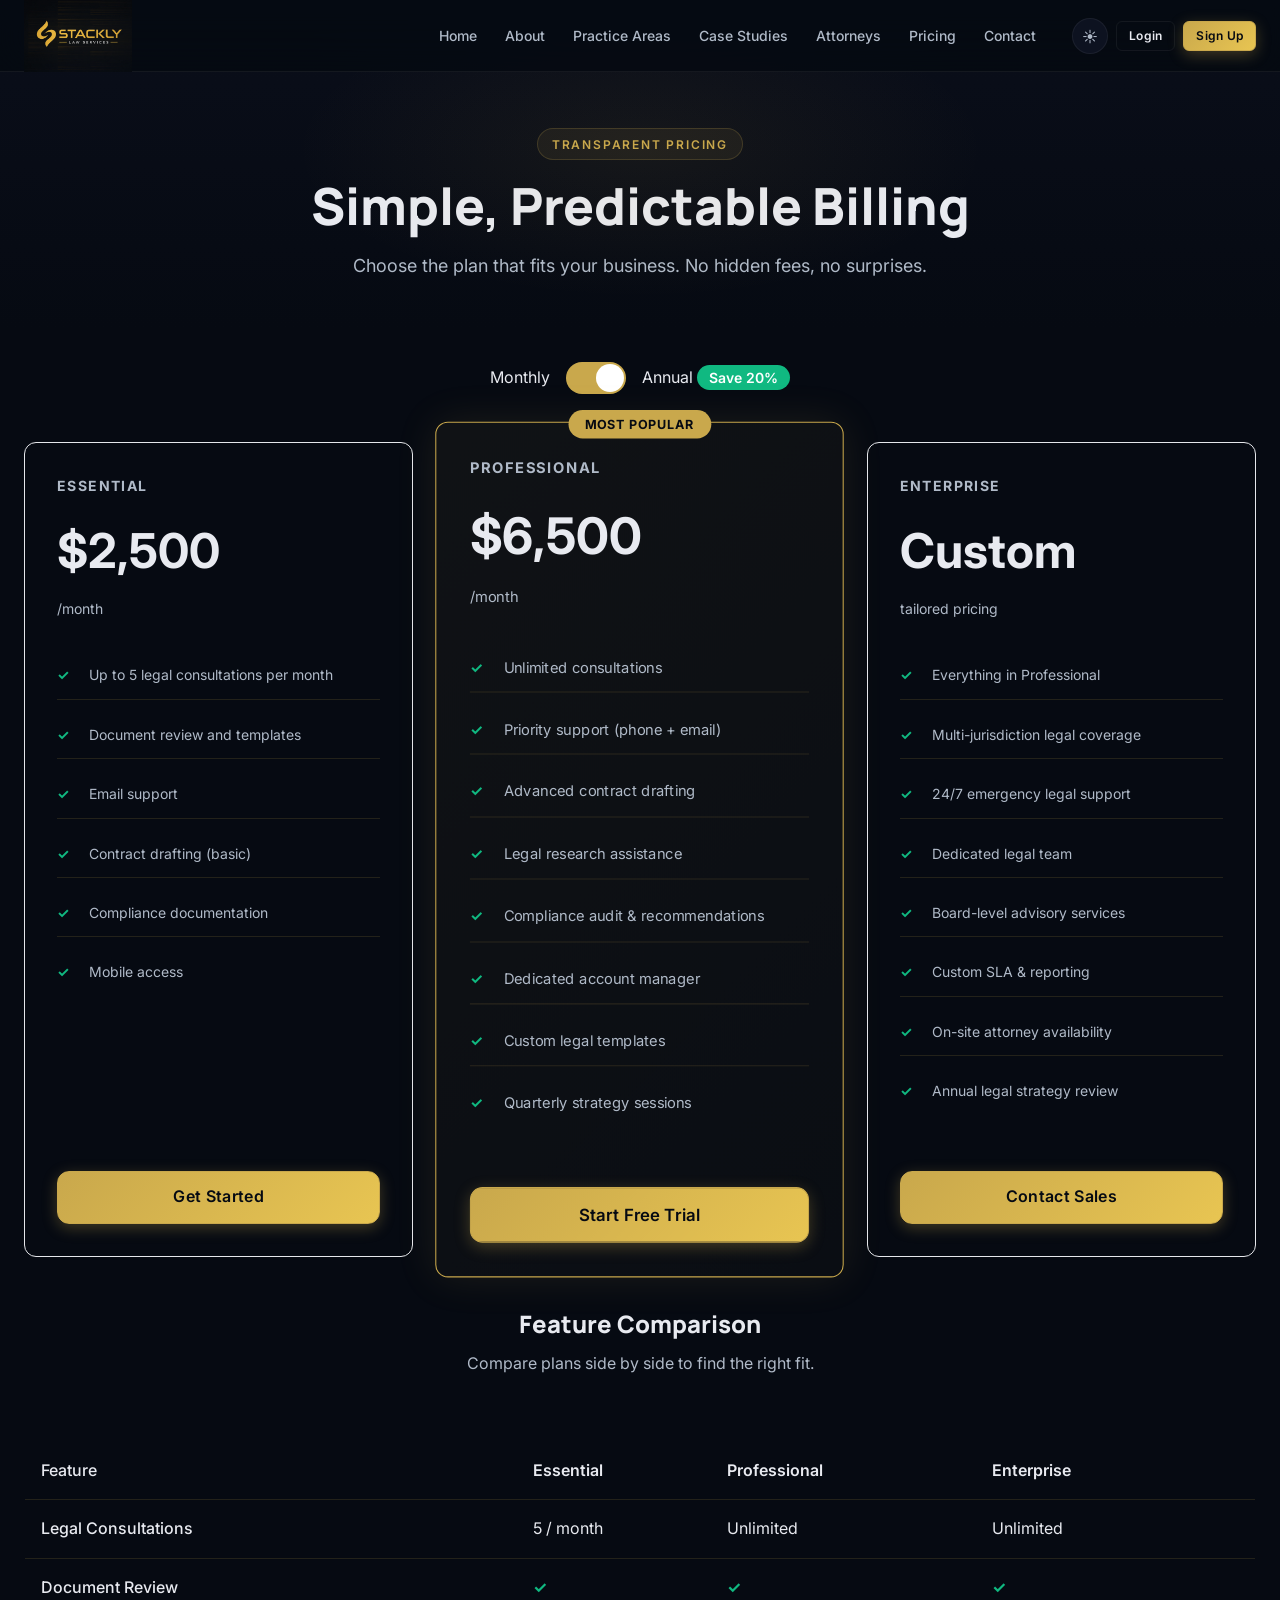
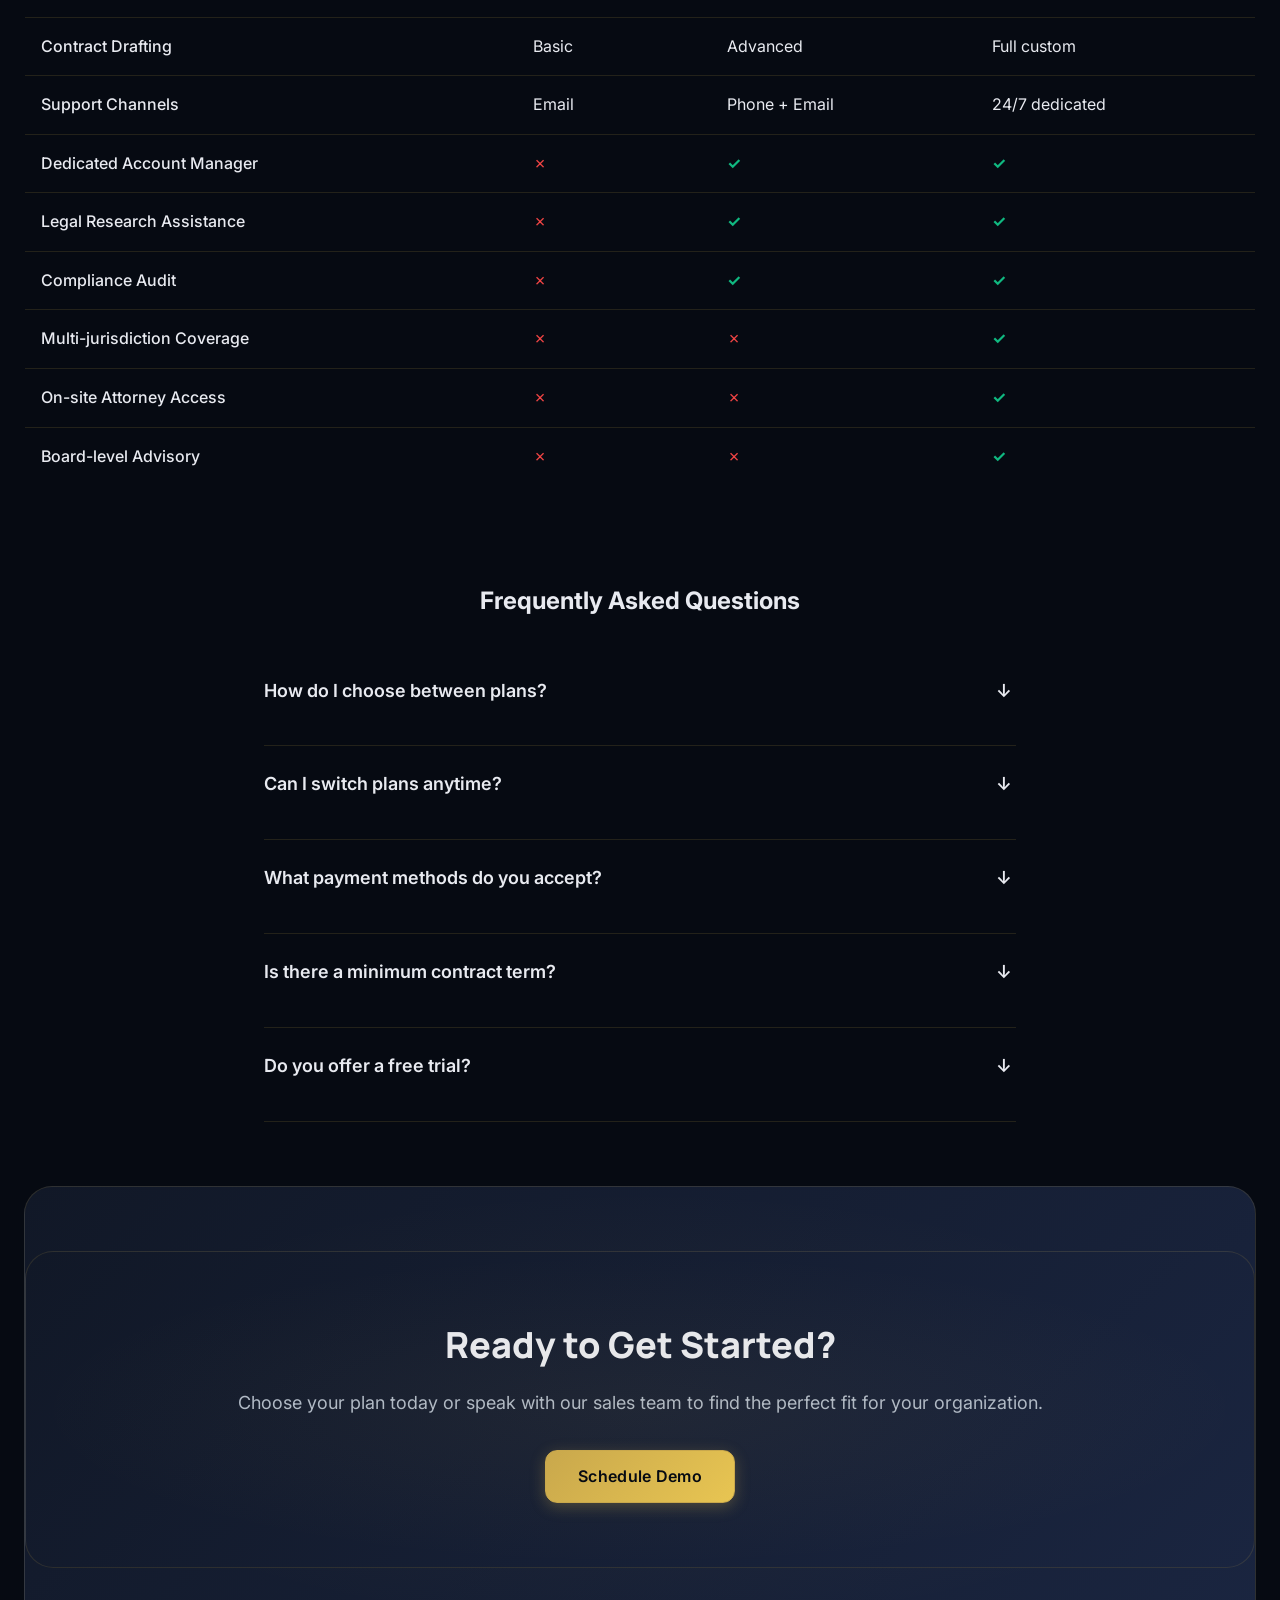
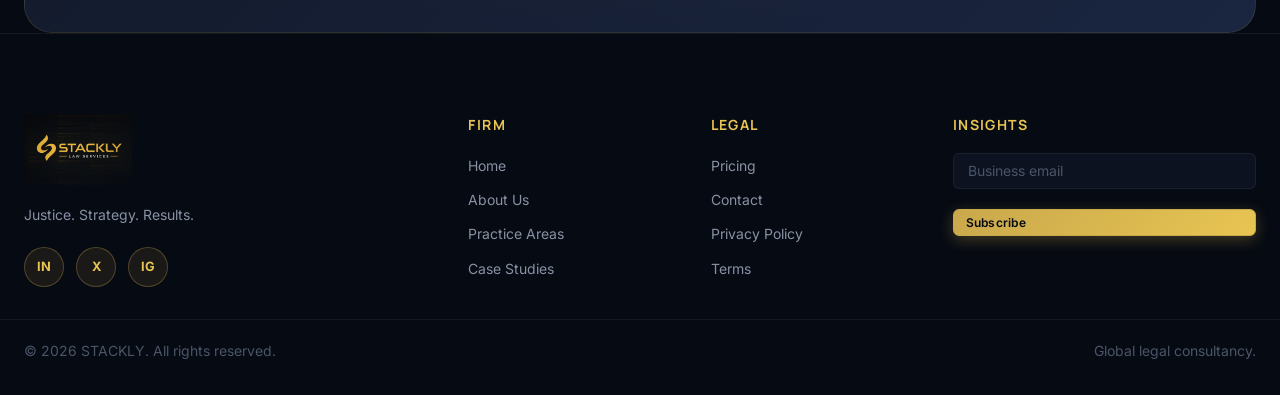
<file: pages/pricing.html>
﻿<!DOCTYPE html>
<html lang="en">
<head>
  <meta charset="UTF-8">
  <meta name="viewport" content="width=device-width, initial-scale=1.0">
  <title>Pricing | STACKLY Law Services</title>
  <link rel="preconnect" href="https://fonts.googleapis.com">
  <link rel="preconnect" href="https://fonts.gstatic.com" crossorigin>
  <link href="https://fonts.googleapis.com/css2?family=Inter:wght@300;400;500;600;700&family=Manrope:wght@300;400;500;600;700&display=swap" rel="stylesheet">
  <link rel="stylesheet" href="../assets/css/style.css">
  <style>
    .pricing-toggle {
      display: flex;
      align-items: center;
      justify-content: center;
      gap: 1rem;
      margin: 2rem 0;
    }
    .toggle-switch {
      position: relative;
      width: 60px;
      height: 32px;
      background-color: #e0e0e0;
      border-radius: 16px;
      cursor: pointer;
      transition: background-color 0.3s;
      border: none;
      padding: 0;
    }
    .toggle-switch.active {
      background-color: #c9a84c;
    }
    .toggle-switch::before {
      content: '';
      position: absolute;
      width: 28px;
      height: 28px;
      border-radius: 50%;
      background-color: white;
      top: 2px;
      left: 2px;
      transition: left 0.3s;
    }
    .toggle-switch.active::before {
      left: 30px;
    }
    .discount-badge {
      background-color: #10b981;
      color: white;
      padding: 0.25rem 0.75rem;
      border-radius: 20px;
      font-size: 0.875rem;
      font-weight: 600;
    }
    .pricing-cards-container {
      display: grid;
      grid-template-columns: repeat(3, 1fr);
      gap: 2rem;
      margin: 3rem 0;
    }
    @media (max-width: 960px) {
      .pricing-cards-container { grid-template-columns: 1fr; }
      .pricing-card.featured { transform: scale(1); }
    }
    .pricing-card {
      border: 1px solid #e5e7eb;
      border-radius: 12px;
      padding: 2rem;
      background: var(--bg-secondary);
      position: relative;
      transition: all 0.3s;
      display: flex;
      flex-direction: column;
    }
    .pricing-card:hover {
      transform: translateY(-4px);
      border-color: #c9a84c;
      box-shadow: 0 10px 30px rgba(0,0,0,0.1);
    }
    .pricing-card.featured {
      border-color: #c9a84c;
      background: linear-gradient(135deg, rgba(201, 168, 76, 0.05), rgba(201, 168, 76, 0.02));
      transform: scale(1.05);
    }
    .pricing-card.featured::before {
      content: 'MOST POPULAR';
      position: absolute;
      top: -12px;
      left: 50%;
      transform: translateX(-50%);
      background: #c9a84c;
      color: #060a12;
      padding: 0.25rem 1rem;
      border-radius: 20px;
      font-size: 0.75rem;
      font-weight: 700;
      letter-spacing: 0.05em;
    }
    .pricing-tier {
      font-size: 0.875rem;
      color: var(--text-secondary);
      text-transform: uppercase;
      letter-spacing: 0.1em;
      margin-bottom: 0.5rem;
    }
    .pricing-amount {
      font-size: 3rem;
      font-weight: 700;
      margin: 0.5rem 0;
      color: var(--text-primary);
    }
    .pricing-period {
      color: var(--text-secondary);
      margin-bottom: 2rem;
    }
    .pricing-features {
      flex: 1;
      margin-bottom: 2rem;
    }
    .pricing-features li {
      padding: 0.75rem 0;
      border-bottom: 1px solid var(--border-color);
      color: var(--text-secondary);
      display: flex;
      align-items: center;
      gap: 0.75rem;
    }
    .pricing-features li:last-child {
      border-bottom: none;
    }
    .pricing-features li::before {
      content: '✓';
      color: #10b981;
      font-weight: bold;
      min-width: 20px;
    }
    .pricing-cta {
      width: 100%;
    }
    .faq-section {
      margin: 4rem 0;
      max-width: 800px;
      margin-left: auto;
      margin-right: auto;
    }
    .faq-item {
      border-bottom: 1px solid var(--border-color);
      padding: 1.5rem 0;
    }
    .faq-question {
      font-weight: 600;
      font-size: 1.125rem;
      cursor: pointer;
      display: flex;
      justify-content: space-between;
      align-items: center;
      color: var(--text-primary);
    }
    .faq-toggle {
      width: 24px;
      height: 24px;
      display: flex;
      align-items: center;
      justify-content: center;
      transition: transform 0.3s;
    }
    .faq-item.open .faq-toggle {
      transform: rotate(180deg);
    }
    .faq-answer {
      max-height: 0;
      overflow: hidden;
      transition: max-height 0.3s ease;
      color: var(--text-secondary);
      margin-top: 1rem;
      line-height: 1.6;
    }
    .faq-item.open .faq-answer {
      max-height: 500px;
    }
    .comparison-table {
      width: 100%;
      border-collapse: collapse;
      margin: 2rem 0;
      border: 1px solid var(--border-color);
      border-radius: 8px;
      overflow: hidden;
    }
    .comparison-table th,
    .comparison-table td {
      padding: 1rem;
      text-align: left;
      border-bottom: 1px solid var(--border-color);
    }
    .comparison-table th {
      background: var(--bg-secondary);
      font-weight: 600;
    }
    .comparison-table tr:last-child td {
      border-bottom: none;
    }
    .comparison-table .feature-name {
      font-weight: 500;
      width: 40%;
    }
    .comparison-table .checkmark {
      color: #10b981;
      font-weight: bold;
    }
    .comparison-table .cross {
      color: #ef4444;
    }
    .comparison-table tbody tr {
      transition: background 0.2s;
      cursor: default;
    }
    .comparison-table tbody tr:hover td {
      background: rgba(201,168,76,0.06);
    }
  </style>
</head>
<body data-page="pricing">
  <header class="site-header">
    <div class="container nav-shell">
      <a class="brand" href="../index.html" aria-label="STACKLY home">
        <span class="brand-mark" aria-hidden="true">
          <img src="../Images/logo.webp" alt="STACKLY Logo" width="120" height="80" loading="eager">
        </span>
        <!-- <span class="brand-copy"><span class="brand-name">STACKLY</span><span class="brand-tagline">Law Services</span></span> -->
      </a>
      <button class="menu-toggle" aria-label="Open navigation" aria-expanded="false">
        <svg viewBox="0 0 24 24"><path fill="none" stroke="currentColor" stroke-width="1.8" d="M4 7h16M4 12h16M4 17h16"/></svg>
      </button>
      <nav class="nav-links">
        <a href="../index.html">Home</a>
        <a href="./about.html">About</a>
        <a href="./practice-areas.html">Practice Areas</a>
        <a href="./case-studies.html">Case Studies</a>
        <a href="./team.html">Attorneys</a>
        <a href="./pricing.html">Pricing</a>
        <a href="./contact.html">Contact</a>
      </nav>
      <div class="nav-actions">
        <button class="theme-toggle" data-theme-toggle aria-label="Toggle theme"></button>
        <a class="btn btn-secondary btn-sm" href="./login.html">Login</a>
        <a class="btn btn-primary btn-sm" href="./signup.html">Sign Up</a>
      </div>
    </div>
  </header>

  <main>
    <!-- Hero Section -->
    <section class="page-hero">
      <div class="container">
        <span class="section-eyebrow">Transparent Pricing</span>
        <h1 class="hero-title">Simple, Predictable Billing</h1>
        <p class="hero-subtitle">Choose the plan that fits your business. No hidden fees, no surprises.</p>
      </div>
    </section>

    <!-- Pricing Toggle Section -->
    <section class="container">
      <div style="text-align: center; margin-top: 2rem;">
        <div class="pricing-toggle">
          <span id="monthly-label">Monthly</span>
          <button class="toggle-switch active" id="billing-toggle" aria-label="Toggle billing period"></button>
          <span id="annual-label">Annual <span class="discount-badge" id="discount-text">Save 20%</span></span>
        </div>
      </div>

      <!-- Pricing Cards -->
      <div class="pricing-cards-container">
        <!-- Essential Plan -->
        <div class="pricing-card">
          <div class="pricing-tier">Essential</div>
          <div class="pricing-amount" id="essential-price">$2,500</div>
          <div class="pricing-period" id="essential-period">/month</div>
          <ul class="pricing-features">
            <li>Up to 5 legal consultations per month</li>
            <li>Document review and templates</li>
            <li>Email support</li>
            <li>Contract drafting (basic)</li>
            <li>Compliance documentation</li>
            <li>Mobile access</li>
          </ul>
          <a class="btn btn-primary btn-lg pricing-cta" href="./404.html">Get Started</a>
        </div>

        <!-- Professional Plan (Featured) -->
        <div class="pricing-card featured">
          <div class="pricing-tier">Professional</div>
          <div class="pricing-amount" id="professional-price">$6,500</div>
          <div class="pricing-period" id="professional-period">/month</div>
          <ul class="pricing-features">
            <li>Unlimited consultations</li>
            <li>Priority support (phone + email)</li>
            <li>Advanced contract drafting</li>
            <li>Legal research assistance</li>
            <li>Compliance audit &amp; recommendations</li>
            <li>Dedicated account manager</li>
            <li>Custom legal templates</li>
            <li>Quarterly strategy sessions</li>
          </ul>
          <a class="btn btn-primary btn-lg pricing-cta" href="./404.html">Start Free Trial</a>
        </div>

        <!-- Enterprise Plan -->
        <div class="pricing-card">
          <div class="pricing-tier">Enterprise</div>
          <div class="pricing-amount">Custom</div>
          <div class="pricing-period">tailored pricing</div>
          <ul class="pricing-features">
            <li>Everything in Professional</li>
            <li>Multi-jurisdiction legal coverage</li>
            <li>24/7 emergency legal support</li>
            <li>Dedicated legal team</li>
            <li>Board-level advisory services</li>
            <li>Custom SLA &amp; reporting</li>
            <li>On-site attorney availability</li>
            <li>Annual legal strategy review</li>
          </ul>
          <a class="btn btn-primary btn-lg pricing-cta" href="./404.html">Contact Sales</a>
        </div>
      </div>
    </section>

    <!-- Feature Comparison -->
    <section class="container" style="margin-bottom:3rem">
      <h2 style="text-align:center;margin-bottom:.5rem;font-family:'Manrope',sans-serif;font-weight:800">Feature Comparison</h2>
      <p style="text-align:center;color:var(--text-secondary);margin-bottom:2rem">Compare plans side by side to find the right fit.</p>
      <div style="overflow-x:auto">
        <table class="comparison-table">
          <thead>
            <tr>
              <th class="feature-name">Feature</th>
              <th>Essential</th>
              <th>Professional</th>
              <th>Enterprise</th>
            </tr>
          </thead>
          <tbody>
            <tr><td class="feature-name">Legal Consultations</td><td>5 / month</td><td>Unlimited</td><td>Unlimited</td></tr>
            <tr><td class="feature-name">Document Review</td><td class="checkmark">✓</td><td class="checkmark">✓</td><td class="checkmark">✓</td></tr>
            <tr><td class="feature-name">Contract Drafting</td><td>Basic</td><td>Advanced</td><td>Full custom</td></tr>
            <tr><td class="feature-name">Support Channels</td><td>Email</td><td>Phone + Email</td><td>24/7 dedicated</td></tr>
            <tr><td class="feature-name">Dedicated Account Manager</td><td class="cross">✗</td><td class="checkmark">✓</td><td class="checkmark">✓</td></tr>
            <tr><td class="feature-name">Legal Research Assistance</td><td class="cross">✗</td><td class="checkmark">✓</td><td class="checkmark">✓</td></tr>
            <tr><td class="feature-name">Compliance Audit</td><td class="cross">✗</td><td class="checkmark">✓</td><td class="checkmark">✓</td></tr>
            <tr><td class="feature-name">Multi-jurisdiction Coverage</td><td class="cross">✗</td><td class="cross">✗</td><td class="checkmark">✓</td></tr>
            <tr><td class="feature-name">On-site Attorney Access</td><td class="cross">✗</td><td class="cross">✗</td><td class="checkmark">✓</td></tr>
            <tr><td class="feature-name">Board-level Advisory</td><td class="cross">✗</td><td class="cross">✗</td><td class="checkmark">✓</td></tr>
          </tbody>
        </table>
      </div>
    </section>

    <!-- FAQ Section -->
    <section class="container faq-section">
      <h2 style="text-align: center; margin-bottom: 2rem;">Frequently Asked Questions</h2>

      <div class="faq-item">
        <div class="faq-question">
          <span>How do I choose between plans?</span>
          <div class="faq-toggle">↓</div>
        </div>
        <div class="faq-answer">
          Essential is ideal for small businesses needing occasional legal support. Professional is perfect for growing companies with regular legal needs. Enterprise offers fully customized solutions for large organizations with complex requirements. We recommend the Professional plan as it offers the best value and flexibility for most clients.
        </div>
      </div>

      <div class="faq-item">
        <div class="faq-question">
          <span>Can I switch plans anytime?</span>
          <div class="faq-toggle">↓</div>
        </div>
        <div class="faq-answer">
          Yes, you can upgrade or downgrade your plan at any time. Changes take effect at the beginning of your next billing cycle. If you upgrade mid-cycle, we'll prorate your charges. If you downgrade, credits will be applied to your account.
        </div>
      </div>

      <div class="faq-item">
        <div class="faq-question">
          <span>What payment methods do you accept?</span>
          <div class="faq-toggle">↓</div>
        </div>
        <div class="faq-answer">
          We accept all major credit cards (Visa, Mastercard, American Express), bank transfers, and invoicing for annual payments. Enterprise clients can arrange custom payment terms. All payments are processed securely through industry-standard encryption.
        </div>
      </div>

      <div class="faq-item">
        <div class="faq-question">
          <span>Is there a minimum contract term?</span>
          <div class="faq-toggle">↓</div>
        </div>
        <div class="faq-answer">
          No. Monthly plans have no minimum commitment and can be cancelled anytime with 30 days notice. Annual plans offer a 20% discount but require a one-year commitment. Enterprise clients work with us on custom terms based on their specific needs.
        </div>
      </div>

      <div class="faq-item">
        <div class="faq-question">
          <span>Do you offer a free trial?</span>
          <div class="faq-toggle">↓</div>
        </div>
        <div class="faq-answer">
          Yes! All Professional plan customers get a 14-day free trial with full access to all features. No credit card required to start. After the trial, you can continue with a monthly subscription or annual plan. We also offer a custom trial for Enterprise clients.
        </div>
      </div>
    </section>

    <!-- CTA Section -->
    <section class="cta-section">
      <div class="container">
        <h2>Ready to Get Started?</h2>
        <p>Choose your plan today or speak with our sales team to find the perfect fit for your organization.</p>
        <a href="./404.html" class="btn btn-primary btn-lg">Schedule Demo</a>
      </div>
    </section>
  </main>

  <footer class="footer">
    <div class="container footer-grid">
      <div>
        <a class="brand" href="../index.html" aria-label="STACKLY home">
          <span class="brand-mark" aria-hidden="true">
            <img src="../Images/logo.webp" alt="STACKLY Logo" width="120" height="80" loading="lazy">
          </span>
          <!-- <span class="brand-copy"><span class="brand-name">STACKLY</span><span class="brand-tagline">Law Services</span></span> -->
        </a>
        <p style="margin-top:1rem">Justice. Strategy. Results.</p>
        <div class="social-row"><a href="./404.html"><span>in</span></a><a href="./404.html"><span>X</span></a><a href="./404.html"><span>ig</span></a></div>
      </div>
      <div><h4>Firm</h4><ul><li><a href="../index.html">Home</a></li><li><a href="./about.html">About Us</a></li><li><a href="./practice-areas.html">Practice Areas</a></li><li><a href="./case-studies.html">Case Studies</a></li></ul></div>
      <div><h4>Legal</h4><ul><li><a href="./pricing.html">Pricing</a></li><li><a href="./contact.html">Contact</a></li><li><a href="./privacy-policy.html">Privacy Policy</a></li><li><a href="./terms.html">Terms</a></li></ul></div>
      <div><h4>Insights</h4><form class="newsletter" data-validate style="margin-top:1rem"><div class="form-field"><input class="input" type="email" placeholder="Business email" data-required><p class="error-text" data-form-message></p></div><button class="btn btn-primary btn-sm" type="submit" style="margin-top:.5rem;width:100%">Subscribe</button></form></div>
    </div>
    <div class="container footer-bottom"><span>© 2026 STACKLY. All rights reserved.</span><span>Global legal consultancy.</span></div>
  </footer>

  <script src="../assets/js/app.js"></script>
  <script>
    // Pricing toggle functionality
    const billingToggle = document.getElementById('billing-toggle');
    const essentialPrice = document.getElementById('essential-price');
    const professionalPrice = document.getElementById('professional-price');
    const essentialPeriod = document.getElementById('essential-period');
    const professionalPeriod = document.getElementById('professional-period');
    let isAnnual = false;

    billingToggle.addEventListener('click', function() {
      isAnnual = !isAnnual;
      this.classList.toggle('active');

      if (isAnnual) {
        // Annual pricing (20% discount)
        essentialPrice.textContent = '$24,000';
        professionalPrice.textContent = '$62,400';
        essentialPeriod.textContent = '/year';
        professionalPeriod.textContent = '/year';
      } else {
        // Monthly pricing
        essentialPrice.textContent = '$2,500';
        professionalPrice.textContent = '$6,500';
        essentialPeriod.textContent = '/month';
        professionalPeriod.textContent = '/month';
      }
    });

    // FAQ accordion functionality
    document.querySelectorAll('.faq-question').forEach(question => {
      question.addEventListener('click', function() {
        const faqItem = this.parentElement;
        faqItem.classList.toggle('open');
      });
    });
  </script>
</body>
</html>
</file>
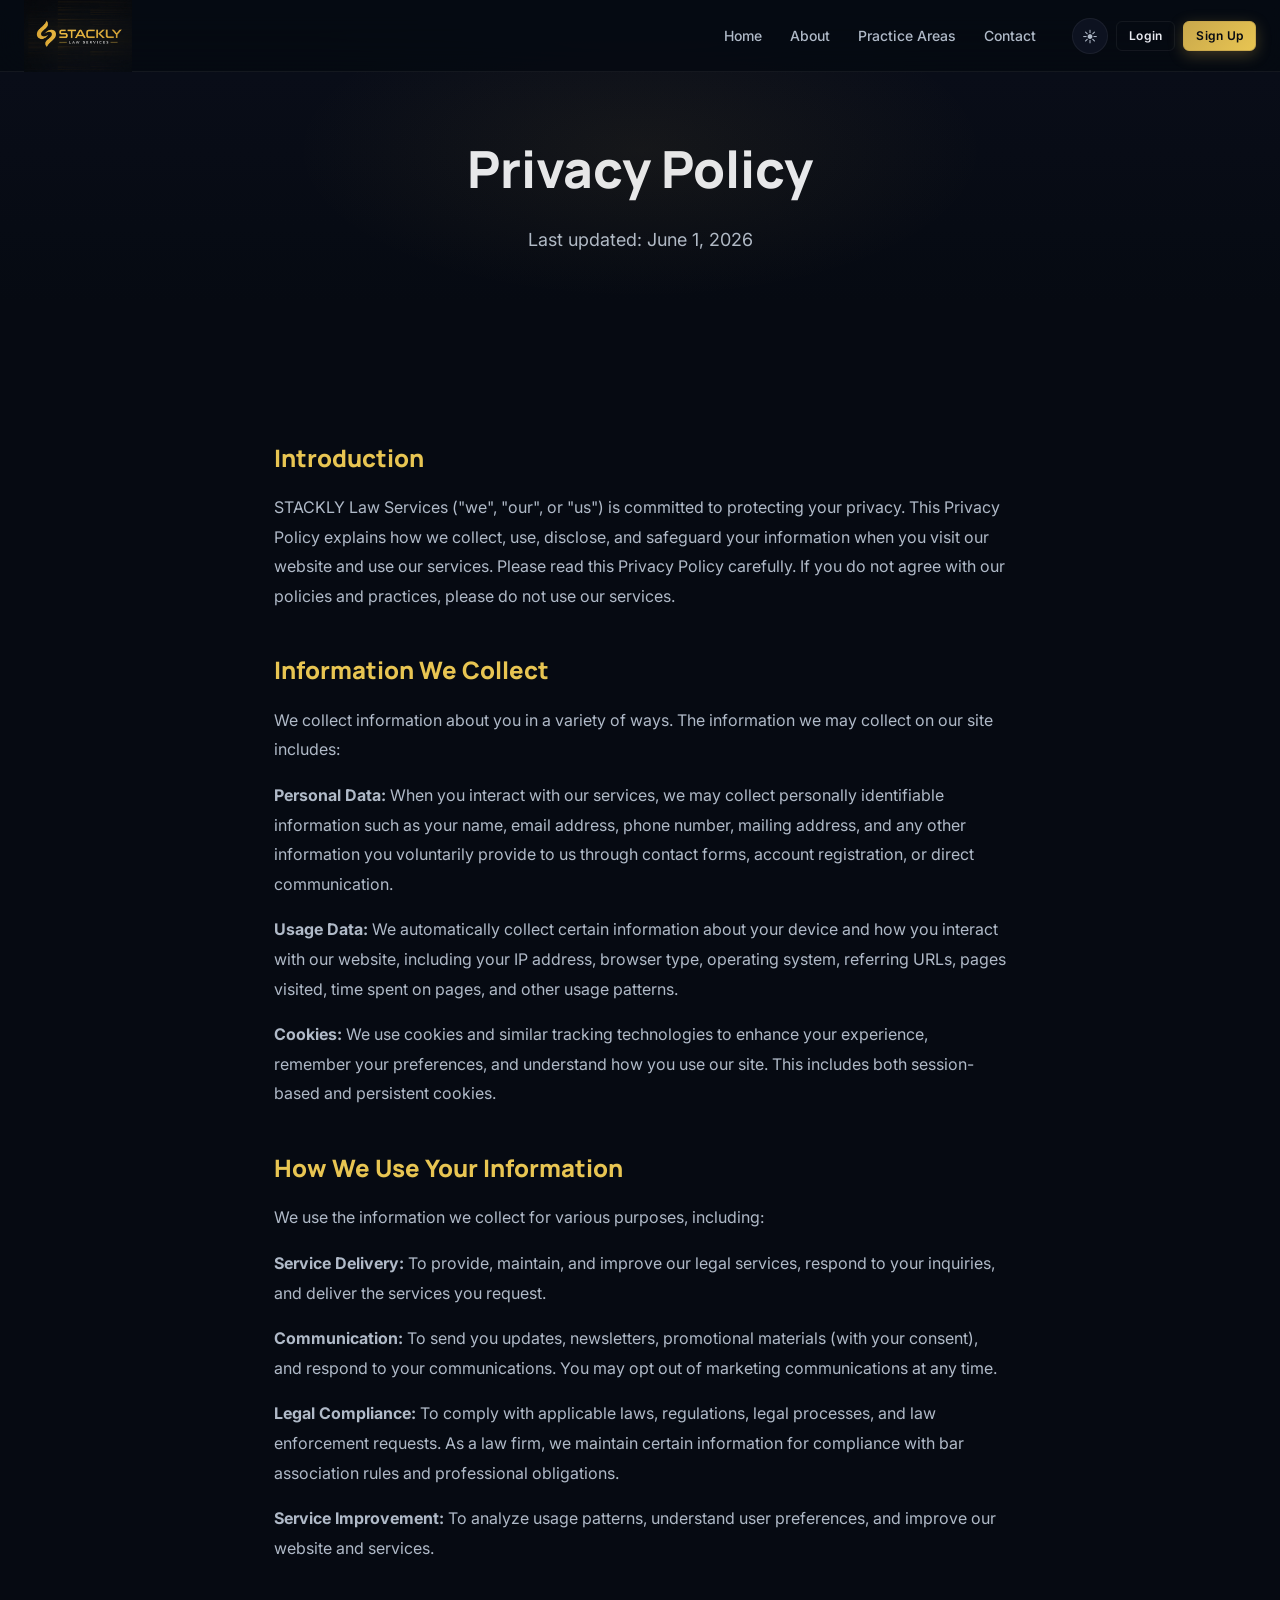
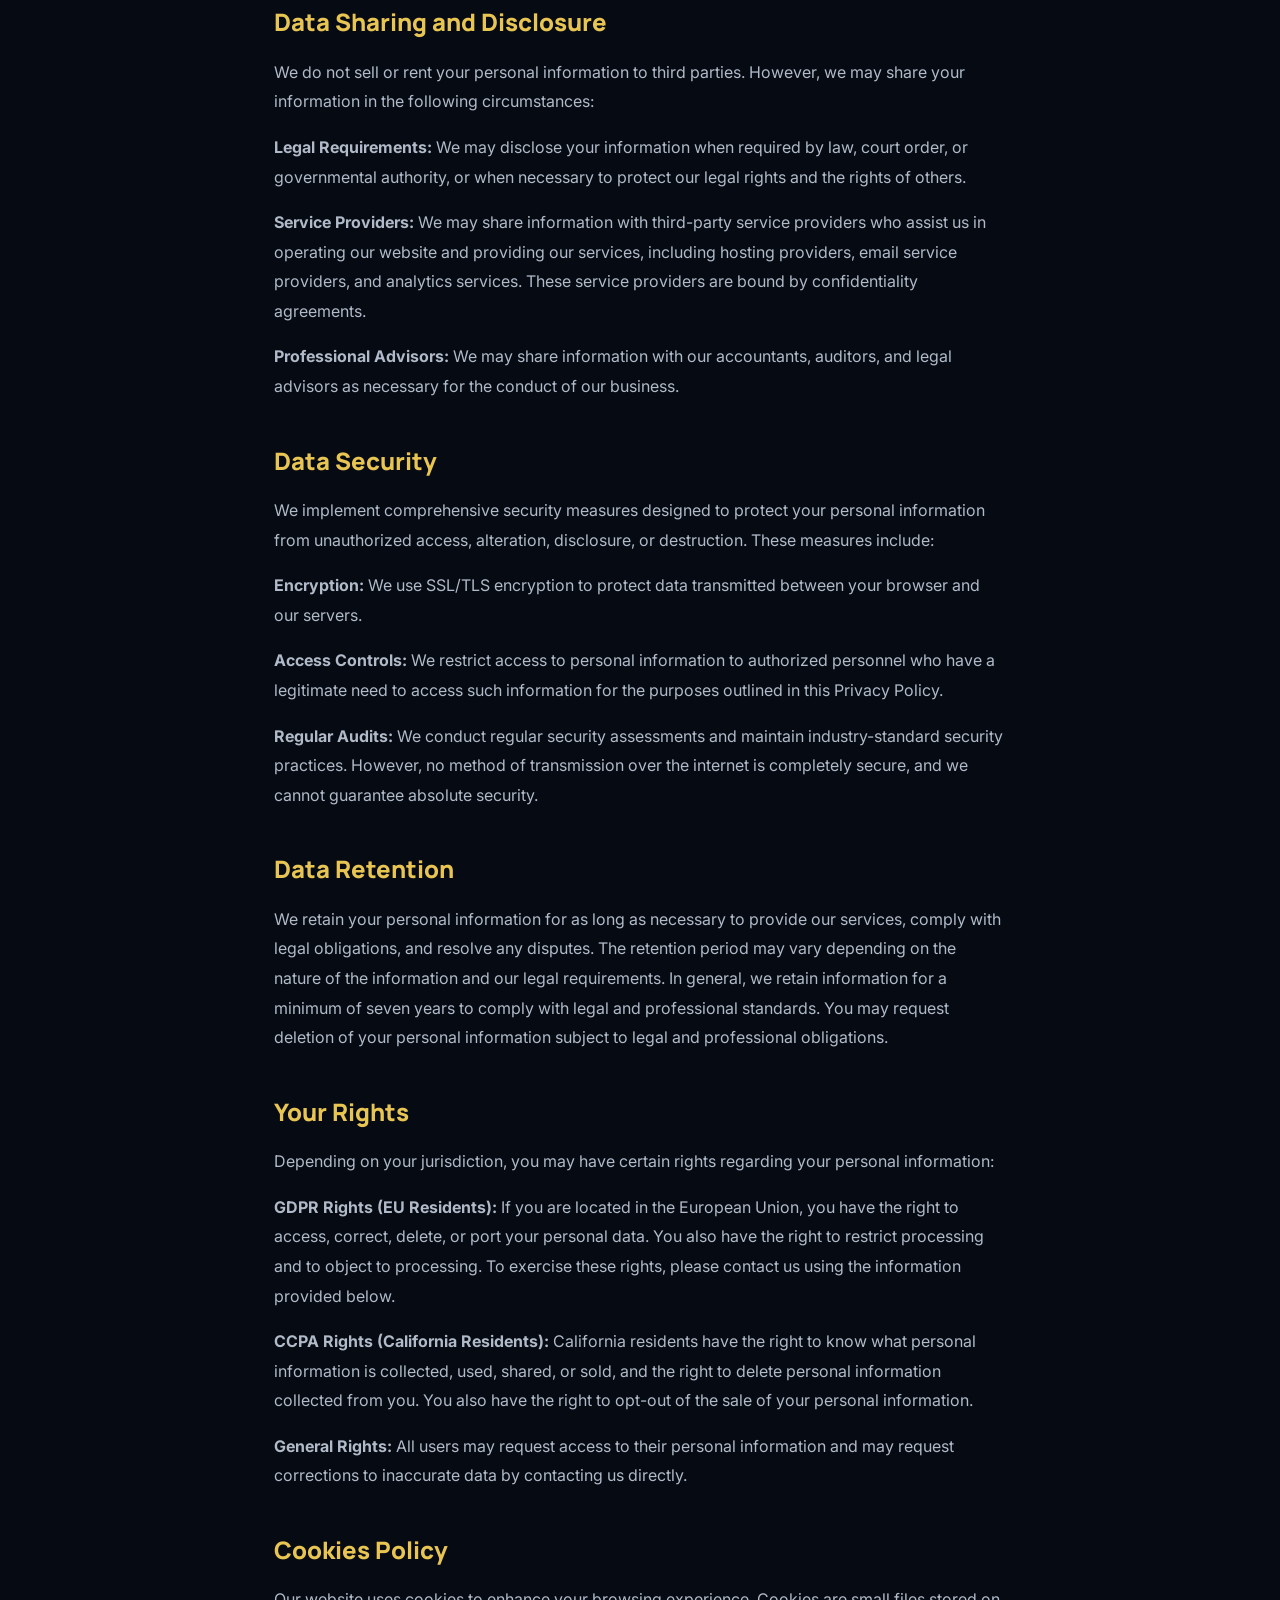
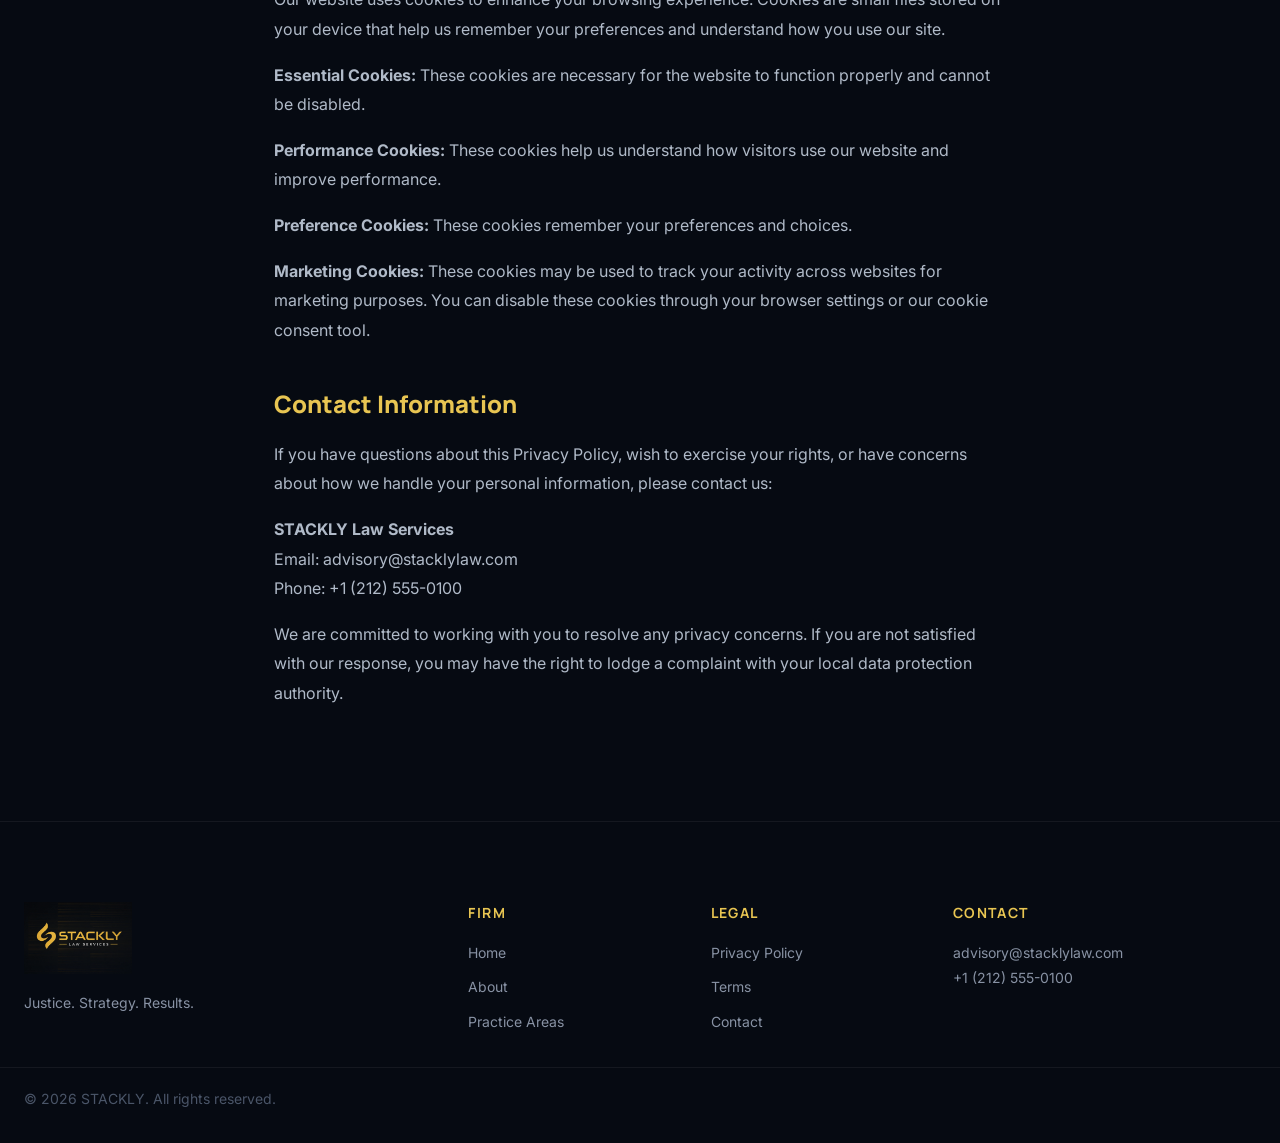
<file: pages/privacy-policy.html>
﻿<!DOCTYPE html>
<html lang="en">
<head>
  <meta charset="UTF-8">
  <meta name="viewport" content="width=device-width, initial-scale=1.0">
  <title>Privacy Policy - STACKLY Law Services</title>
  <link rel="preconnect" href="https://fonts.googleapis.com">
  <link rel="preconnect" href="https://fonts.gstatic.com" crossorigin>
  <link href="https://fonts.googleapis.com/css2?family=Inter:wght@400;500;600;700&family=Manrope:wght@400;500;600;700&display=swap" rel="stylesheet">
  <link rel="stylesheet" href="../assets/css/style.css">
</head>
<body>
  <header class="site-header">
    <div class="container nav-shell">
      <a class="brand" href="../index.html" aria-label="STACKLY home">
        <span class="brand-mark" aria-hidden="true">
          <img src="../Images/logo.webp" alt="STACKLY Logo" width="120" height="80" loading="eager">
        </span>
        <!-- <span class="brand-copy"><span class="brand-name">STACKLY</span><span class="brand-tagline">Law Services</span></span> -->
      </a>
      <button class="menu-toggle" aria-label="Open navigation" aria-expanded="false"><svg viewBox="0 0 24 24"><path fill="none" stroke="currentColor" stroke-width="1.8" d="M4 7h16M4 12h16M4 17h16"/></svg></button>
      <nav class="nav-links">
        <a href="../index.html">Home</a><a href="./about.html">About</a><a href="./practice-areas.html">Practice Areas</a><a href="./contact.html">Contact</a>
      </nav>
      <div class="nav-actions">
        <button class="theme-toggle" data-theme-toggle aria-label="Toggle theme"></button>
        <a class="btn btn-secondary btn-sm" href="./login.html">Login</a>
        <a class="btn btn-primary btn-sm" href="./signup.html">Sign Up</a>
      </div>
    </div>
  </header>

  <main>
    <section class="page-hero">
      <div class="container">
        <h1>Privacy Policy</h1>
        <p class="subtitle">Last updated: June 1, 2026</p>
      </div>
    </section>

    <section class="legal-section">
      <div class="container legal-content">
        <h2>Introduction</h2>
        <p>STACKLY Law Services ("we", "our", or "us") is committed to protecting your privacy. This Privacy Policy explains how we collect, use, disclose, and safeguard your information when you visit our website and use our services. Please read this Privacy Policy carefully. If you do not agree with our policies and practices, please do not use our services.</p>

        <h2>Information We Collect</h2>
        <p>We collect information about you in a variety of ways. The information we may collect on our site includes:</p>
        <p><strong>Personal Data:</strong> When you interact with our services, we may collect personally identifiable information such as your name, email address, phone number, mailing address, and any other information you voluntarily provide to us through contact forms, account registration, or direct communication.</p>
        <p><strong>Usage Data:</strong> We automatically collect certain information about your device and how you interact with our website, including your IP address, browser type, operating system, referring URLs, pages visited, time spent on pages, and other usage patterns.</p>
        <p><strong>Cookies:</strong> We use cookies and similar tracking technologies to enhance your experience, remember your preferences, and understand how you use our site. This includes both session-based and persistent cookies.</p>

        <h2>How We Use Your Information</h2>
        <p>We use the information we collect for various purposes, including:</p>
        <p><strong>Service Delivery:</strong> To provide, maintain, and improve our legal services, respond to your inquiries, and deliver the services you request.</p>
        <p><strong>Communication:</strong> To send you updates, newsletters, promotional materials (with your consent), and respond to your communications. You may opt out of marketing communications at any time.</p>
        <p><strong>Legal Compliance:</strong> To comply with applicable laws, regulations, legal processes, and law enforcement requests. As a law firm, we maintain certain information for compliance with bar association rules and professional obligations.</p>
        <p><strong>Service Improvement:</strong> To analyze usage patterns, understand user preferences, and improve our website and services.</p>

        <h2>Data Sharing and Disclosure</h2>
        <p>We do not sell or rent your personal information to third parties. However, we may share your information in the following circumstances:</p>
        <p><strong>Legal Requirements:</strong> We may disclose your information when required by law, court order, or governmental authority, or when necessary to protect our legal rights and the rights of others.</p>
        <p><strong>Service Providers:</strong> We may share information with third-party service providers who assist us in operating our website and providing our services, including hosting providers, email service providers, and analytics services. These service providers are bound by confidentiality agreements.</p>
        <p><strong>Professional Advisors:</strong> We may share information with our accountants, auditors, and legal advisors as necessary for the conduct of our business.</p>

        <h2>Data Security</h2>
        <p>We implement comprehensive security measures designed to protect your personal information from unauthorized access, alteration, disclosure, or destruction. These measures include:</p>
        <p><strong>Encryption:</strong> We use SSL/TLS encryption to protect data transmitted between your browser and our servers.</p>
        <p><strong>Access Controls:</strong> We restrict access to personal information to authorized personnel who have a legitimate need to access such information for the purposes outlined in this Privacy Policy.</p>
        <p><strong>Regular Audits:</strong> We conduct regular security assessments and maintain industry-standard security practices. However, no method of transmission over the internet is completely secure, and we cannot guarantee absolute security.</p>

        <h2>Data Retention</h2>
        <p>We retain your personal information for as long as necessary to provide our services, comply with legal obligations, and resolve any disputes. The retention period may vary depending on the nature of the information and our legal requirements. In general, we retain information for a minimum of seven years to comply with legal and professional standards. You may request deletion of your personal information subject to legal and professional obligations.</p>

        <h2>Your Rights</h2>
        <p>Depending on your jurisdiction, you may have certain rights regarding your personal information:</p>
        <p><strong>GDPR Rights (EU Residents):</strong> If you are located in the European Union, you have the right to access, correct, delete, or port your personal data. You also have the right to restrict processing and to object to processing. To exercise these rights, please contact us using the information provided below.</p>
        <p><strong>CCPA Rights (California Residents):</strong> California residents have the right to know what personal information is collected, used, shared, or sold, and the right to delete personal information collected from you. You also have the right to opt-out of the sale of your personal information.</p>
        <p><strong>General Rights:</strong> All users may request access to their personal information and may request corrections to inaccurate data by contacting us directly.</p>

        <h2>Cookies Policy</h2>
        <p>Our website uses cookies to enhance your browsing experience. Cookies are small files stored on your device that help us remember your preferences and understand how you use our site.</p>
        <p><strong>Essential Cookies:</strong> These cookies are necessary for the website to function properly and cannot be disabled.</p>
        <p><strong>Performance Cookies:</strong> These cookies help us understand how visitors use our website and improve performance.</p>
        <p><strong>Preference Cookies:</strong> These cookies remember your preferences and choices.</p>
        <p><strong>Marketing Cookies:</strong> These cookies may be used to track your activity across websites for marketing purposes. You can disable these cookies through your browser settings or our cookie consent tool.</p>

        <h2>Contact Information</h2>
        <p>If you have questions about this Privacy Policy, wish to exercise your rights, or have concerns about how we handle your personal information, please contact us:</p>
        <p><strong>STACKLY Law Services</strong><br>Email: advisory@stacklylaw.com<br>Phone: +1 (212) 555-0100</p>
        <p>We are committed to working with you to resolve any privacy concerns. If you are not satisfied with our response, you may have the right to lodge a complaint with your local data protection authority.</p>
      </div>
    </section>
  </main>

  <footer class="footer">
    <div class="container footer-grid">
      <div>
        <a class="brand" href="../index.html" aria-label="STACKLY home">
          <span class="brand-mark" aria-hidden="true">
            <img src="../Images/logo.webp" alt="STACKLY Logo" width="120" height="80" loading="lazy">
          </span>
          <!-- <span class="brand-copy"><span class="brand-name">STACKLY</span><span class="brand-tagline">Law Services</span></span> -->
        </a><p style="margin-top:1rem">Justice. Strategy. Results.</p></div>
      <div><h4>Firm</h4><ul><li><a href="../index.html">Home</a></li><li><a href="./about.html">About</a></li><li><a href="./practice-areas.html">Practice Areas</a></li></ul></div>
      <div><h4>Legal</h4><ul><li><a href="./privacy-policy.html">Privacy Policy</a></li><li><a href="./terms.html">Terms</a></li><li><a href="./contact.html">Contact</a></li></ul></div>
      <div><h4>Contact</h4><p>advisory@stacklylaw.com</p><p>+1 (212) 555-0100</p></div>
    </div>
    <div class="container footer-bottom"><span>© 2026 STACKLY. All rights reserved.</span></div>
  </footer>

  <script src="../assets/js/app.js"></script>
</body>
</html>
</file>
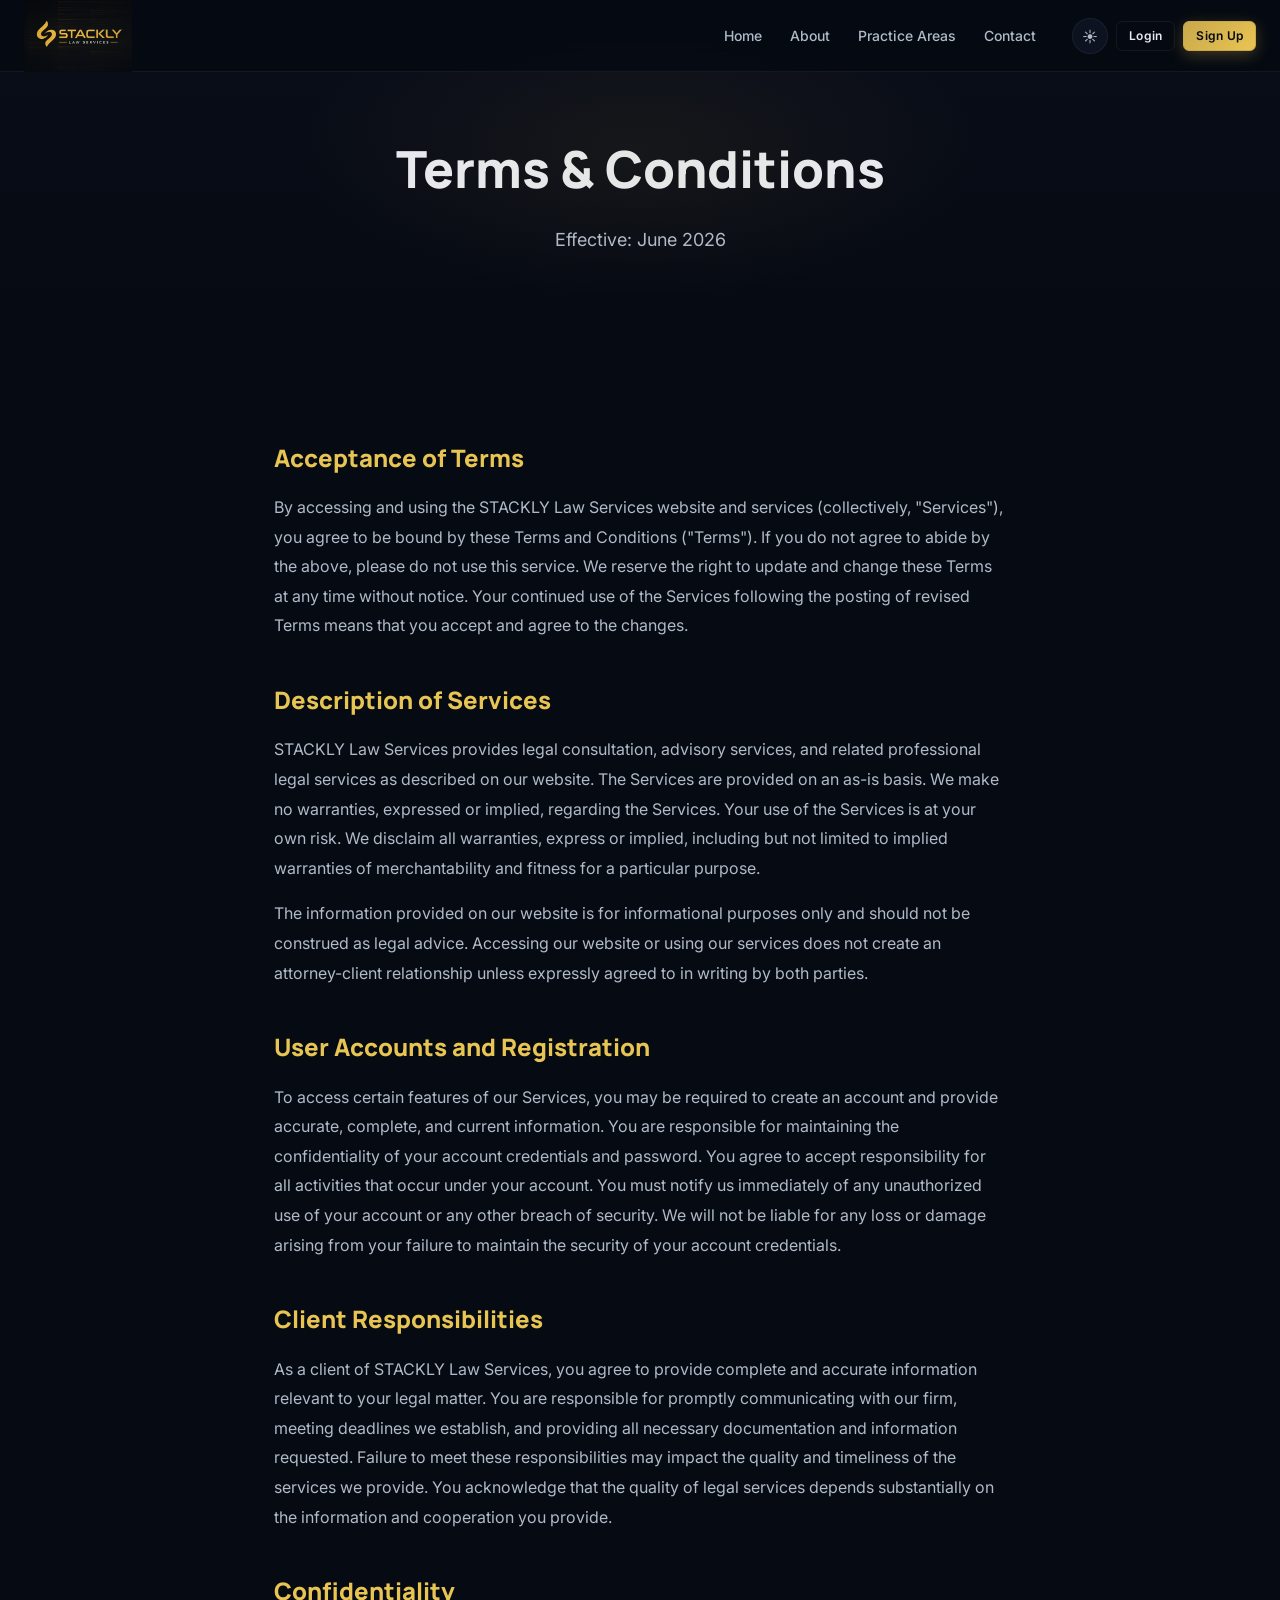
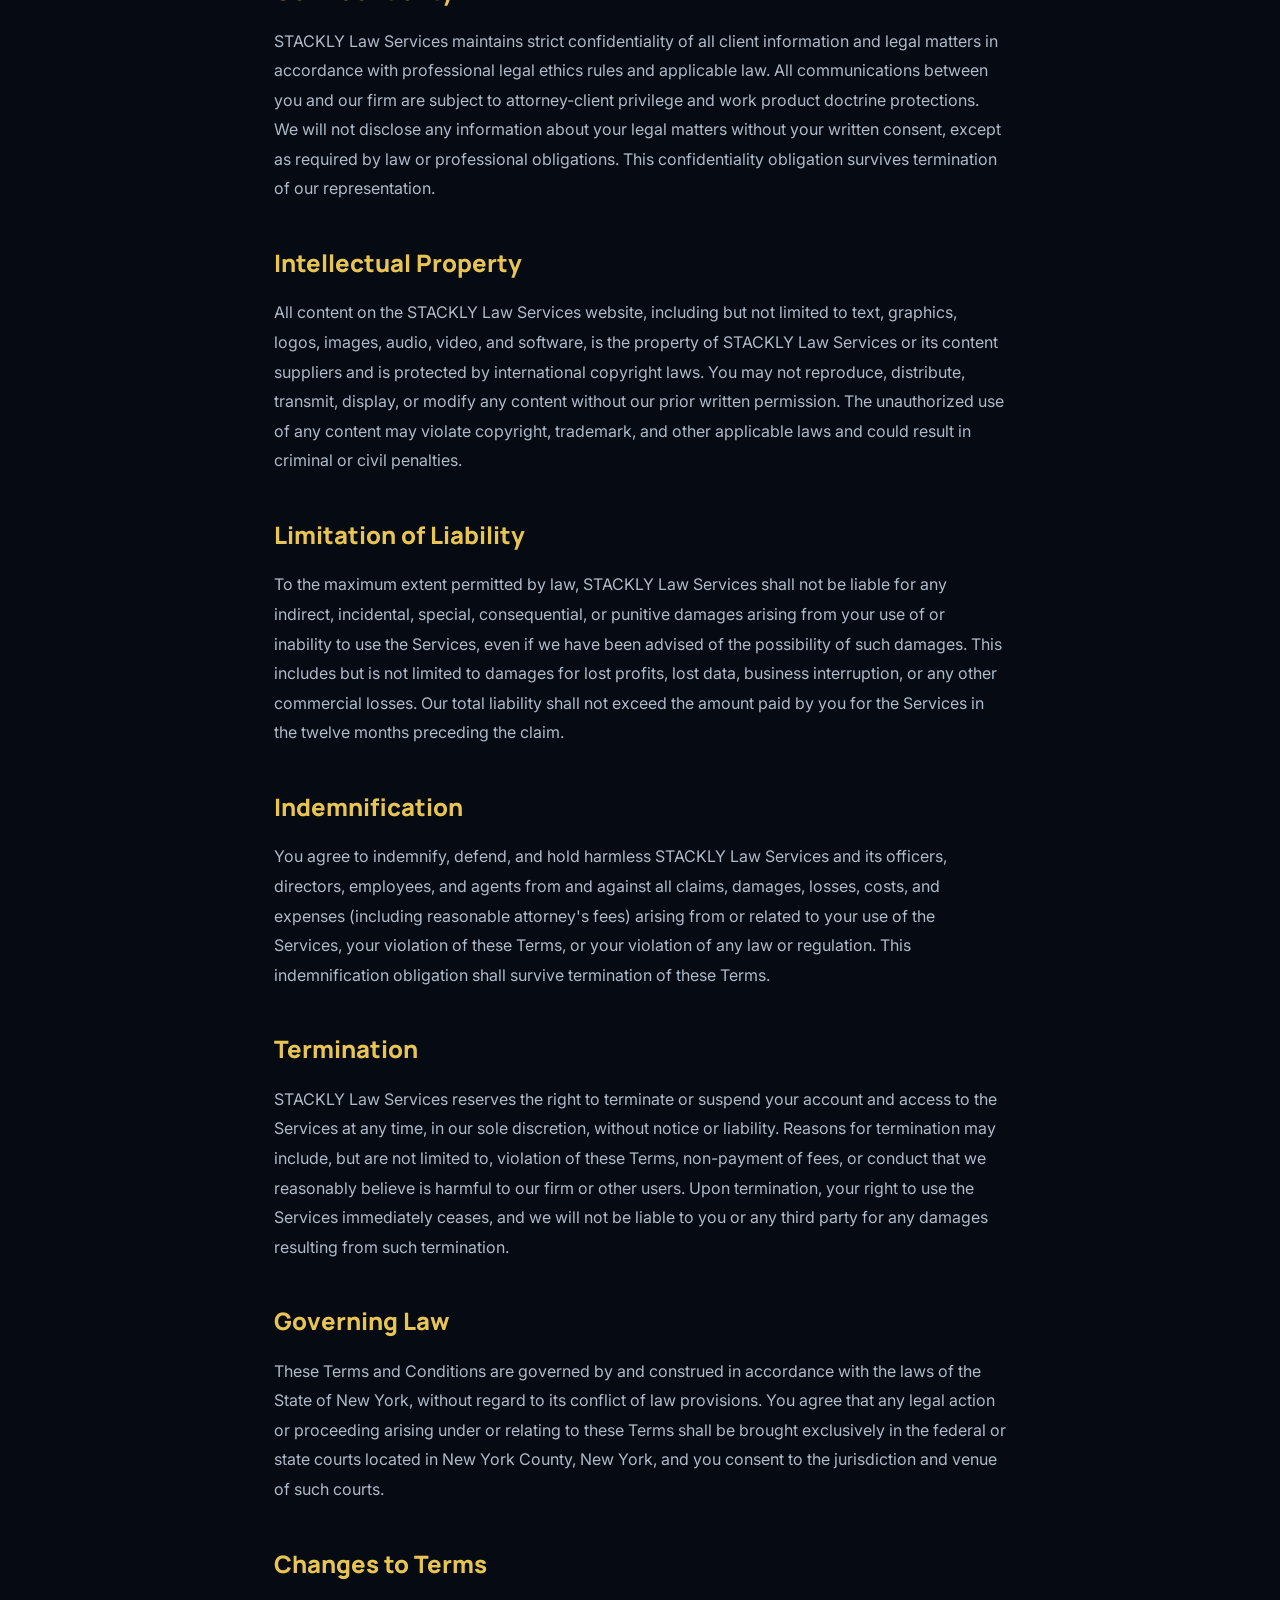
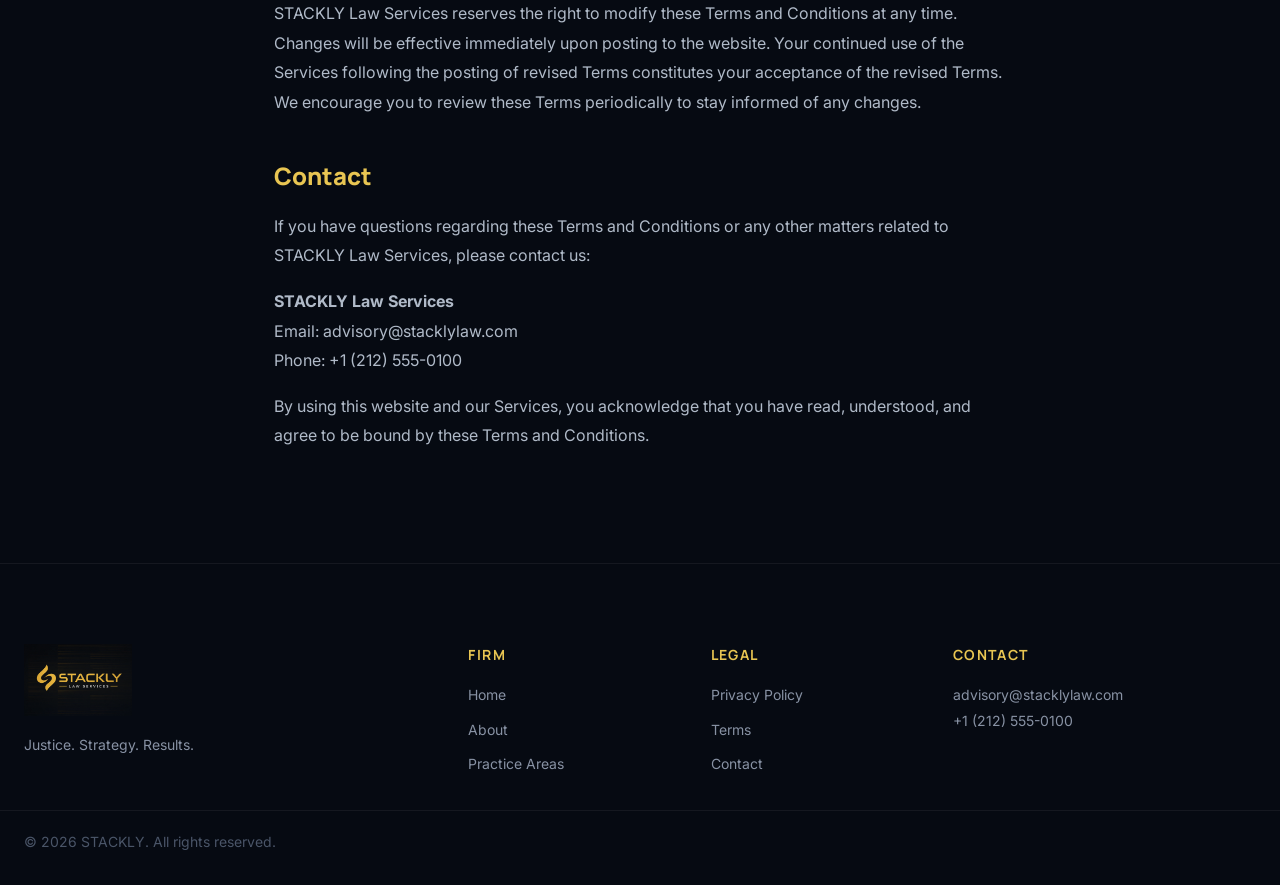
<file: pages/terms.html>
﻿<!DOCTYPE html>
<html lang="en">
<head>
  <meta charset="UTF-8">
  <meta name="viewport" content="width=device-width, initial-scale=1.0">
  <title>Terms & Conditions - STACKLY Law Services</title>
  <link rel="preconnect" href="https://fonts.googleapis.com">
  <link rel="preconnect" href="https://fonts.gstatic.com" crossorigin>
  <link href="https://fonts.googleapis.com/css2?family=Inter:wght@400;500;600;700&family=Manrope:wght@400;500;600;700&display=swap" rel="stylesheet">
  <link rel="stylesheet" href="../assets/css/style.css">
</head>
<body>
  <header class="site-header">
    <div class="container nav-shell">
      <a class="brand" href="../index.html" aria-label="STACKLY home">
        <span class="brand-mark" aria-hidden="true">
          <img src="../Images/logo.webp" alt="STACKLY Logo" width="120" height="80" loading="eager">
        </span>
        <!-- <span class="brand-copy"><span class="brand-name">STACKLY</span><span class="brand-tagline">Law Services</span></span> -->
      </a>
      <button class="menu-toggle" aria-label="Open navigation" aria-expanded="false"><svg viewBox="0 0 24 24"><path fill="none" stroke="currentColor" stroke-width="1.8" d="M4 7h16M4 12h16M4 17h16"/></svg></button>
      <nav class="nav-links">
        <a href="../index.html">Home</a><a href="./about.html">About</a><a href="./practice-areas.html">Practice Areas</a><a href="./contact.html">Contact</a>
      </nav>
      <div class="nav-actions">
        <button class="theme-toggle" data-theme-toggle aria-label="Toggle theme"></button>
        <a class="btn btn-secondary btn-sm" href="./login.html">Login</a>
        <a class="btn btn-primary btn-sm" href="./signup.html">Sign Up</a>
      </div>
    </div>
  </header>

  <main>
    <section class="page-hero">
      <div class="container">
        <h1>Terms & Conditions</h1>
        <p class="subtitle">Effective: June 2026</p>
      </div>
    </section>

    <section class="legal-section">
      <div class="container legal-content">
        <h2>Acceptance of Terms</h2>
        <p>By accessing and using the STACKLY Law Services website and services (collectively, "Services"), you agree to be bound by these Terms and Conditions ("Terms"). If you do not agree to abide by the above, please do not use this service. We reserve the right to update and change these Terms at any time without notice. Your continued use of the Services following the posting of revised Terms means that you accept and agree to the changes.</p>

        <h2>Description of Services</h2>
        <p>STACKLY Law Services provides legal consultation, advisory services, and related professional legal services as described on our website. The Services are provided on an as-is basis. We make no warranties, expressed or implied, regarding the Services. Your use of the Services is at your own risk. We disclaim all warranties, express or implied, including but not limited to implied warranties of merchantability and fitness for a particular purpose.</p>
        <p>The information provided on our website is for informational purposes only and should not be construed as legal advice. Accessing our website or using our services does not create an attorney-client relationship unless expressly agreed to in writing by both parties.</p>

        <h2>User Accounts and Registration</h2>
        <p>To access certain features of our Services, you may be required to create an account and provide accurate, complete, and current information. You are responsible for maintaining the confidentiality of your account credentials and password. You agree to accept responsibility for all activities that occur under your account. You must notify us immediately of any unauthorized use of your account or any other breach of security. We will not be liable for any loss or damage arising from your failure to maintain the security of your account credentials.</p>

        <h2>Client Responsibilities</h2>
        <p>As a client of STACKLY Law Services, you agree to provide complete and accurate information relevant to your legal matter. You are responsible for promptly communicating with our firm, meeting deadlines we establish, and providing all necessary documentation and information requested. Failure to meet these responsibilities may impact the quality and timeliness of the services we provide. You acknowledge that the quality of legal services depends substantially on the information and cooperation you provide.</p>

        <h2>Confidentiality</h2>
        <p>STACKLY Law Services maintains strict confidentiality of all client information and legal matters in accordance with professional legal ethics rules and applicable law. All communications between you and our firm are subject to attorney-client privilege and work product doctrine protections. We will not disclose any information about your legal matters without your written consent, except as required by law or professional obligations. This confidentiality obligation survives termination of our representation.</p>

        <h2>Intellectual Property</h2>
        <p>All content on the STACKLY Law Services website, including but not limited to text, graphics, logos, images, audio, video, and software, is the property of STACKLY Law Services or its content suppliers and is protected by international copyright laws. You may not reproduce, distribute, transmit, display, or modify any content without our prior written permission. The unauthorized use of any content may violate copyright, trademark, and other applicable laws and could result in criminal or civil penalties.</p>

        <h2>Limitation of Liability</h2>
        <p>To the maximum extent permitted by law, STACKLY Law Services shall not be liable for any indirect, incidental, special, consequential, or punitive damages arising from your use of or inability to use the Services, even if we have been advised of the possibility of such damages. This includes but is not limited to damages for lost profits, lost data, business interruption, or any other commercial losses. Our total liability shall not exceed the amount paid by you for the Services in the twelve months preceding the claim.</p>

        <h2>Indemnification</h2>
        <p>You agree to indemnify, defend, and hold harmless STACKLY Law Services and its officers, directors, employees, and agents from and against all claims, damages, losses, costs, and expenses (including reasonable attorney's fees) arising from or related to your use of the Services, your violation of these Terms, or your violation of any law or regulation. This indemnification obligation shall survive termination of these Terms.</p>

        <h2>Termination</h2>
        <p>STACKLY Law Services reserves the right to terminate or suspend your account and access to the Services at any time, in our sole discretion, without notice or liability. Reasons for termination may include, but are not limited to, violation of these Terms, non-payment of fees, or conduct that we reasonably believe is harmful to our firm or other users. Upon termination, your right to use the Services immediately ceases, and we will not be liable to you or any third party for any damages resulting from such termination.</p>

        <h2>Governing Law</h2>
        <p>These Terms and Conditions are governed by and construed in accordance with the laws of the State of New York, without regard to its conflict of law provisions. You agree that any legal action or proceeding arising under or relating to these Terms shall be brought exclusively in the federal or state courts located in New York County, New York, and you consent to the jurisdiction and venue of such courts.</p>

        <h2>Changes to Terms</h2>
        <p>STACKLY Law Services reserves the right to modify these Terms and Conditions at any time. Changes will be effective immediately upon posting to the website. Your continued use of the Services following the posting of revised Terms constitutes your acceptance of the revised Terms. We encourage you to review these Terms periodically to stay informed of any changes.</p>

        <h2>Contact</h2>
        <p>If you have questions regarding these Terms and Conditions or any other matters related to STACKLY Law Services, please contact us:</p>
        <p><strong>STACKLY Law Services</strong><br>Email: advisory@stacklylaw.com<br>Phone: +1 (212) 555-0100</p>
        <p>By using this website and our Services, you acknowledge that you have read, understood, and agree to be bound by these Terms and Conditions.</p>
      </div>
    </section>
  </main>

  <footer class="footer">
    <div class="container footer-grid">
      <div>
        <a class="brand" href="../index.html" aria-label="STACKLY home">
          <span class="brand-mark" aria-hidden="true">
            <img src="../Images/logo.webp" alt="STACKLY Logo" width="120" height="80" loading="lazy">
          </span>
          <!-- <span class="brand-copy"><span class="brand-name">STACKLY</span><span class="brand-tagline">Law Services</span></span> -->
        </a><p style="margin-top:1rem">Justice. Strategy. Results.</p></div>
      <div><h4>Firm</h4><ul><li><a href="../index.html">Home</a></li><li><a href="./about.html">About</a></li><li><a href="./practice-areas.html">Practice Areas</a></li></ul></div>
      <div><h4>Legal</h4><ul><li><a href="./privacy-policy.html">Privacy Policy</a></li><li><a href="./terms.html">Terms</a></li><li><a href="./contact.html">Contact</a></li></ul></div>
      <div><h4>Contact</h4><p>advisory@stacklylaw.com</p><p>+1 (212) 555-0100</p></div>
    </div>
    <div class="container footer-bottom"><span>© 2026 STACKLY. All rights reserved.</span></div>
  </footer>

  <script src="../assets/js/app.js"></script>
</body>
</html>
</file>
<file: assets/css/style.css>
/* ============================================================
   STACKLY LAW SERVICES – Global Design System
   ============================================================ */

/* ─── Reset & Base ───────────────────────────────────────── */
*, *::before, *::after { box-sizing: border-box; margin: 0; padding: 0; }
html { scroll-behavior: smooth; font-size: 16px; }
body {
  font-family: 'Inter', sans-serif;
  background: var(--bg-base);
  color: var(--text-primary);
  line-height: 1.6;
  overflow-x: hidden;
  transition: background 0.3s, color 0.3s;
}
img { display: block; max-width: 100%; height: auto; }
a { text-decoration: none; color: inherit; }
ul { list-style: none; }
button { cursor: pointer; border: none; background: none; font-family: inherit; }
input, textarea, select { font-family: inherit; }

/* ─── CSS Custom Properties ──────────────────────────────── */
:root {
  /* Colors */
  --gold-100: #fef9ea;
  --gold-200: #fbedb7;
  --gold-300: #f5d97a;
  --gold-400: #e8c552;
  --gold-500: #c9a84c;
  --gold-600: #a8862e;
  --gold-700: #836519;
  --navy-900: #060a12;
  --navy-800: #0a0e1a;
  --navy-700: #0d1220;
  --navy-600: #111827;
  --navy-500: #1a2540;
  --navy-400: #243055;
  --navy-300: #2e3d6a;
  --slate-100: #f1f4f9;
  --slate-200: #dce2ed;
  --slate-300: #b8c4d9;
  --slate-400: #8892a4;
  --slate-500: #5c6880;
  --success: #22c55e;
  --warning: #f59e0b;
  --error: #ef4444;
  --info: #3b82f6;

  /* Semantic Tokens – Dark mode (default) */
  --bg-base: var(--navy-900);
  --bg-surface: var(--navy-800);
  --bg-elevated: var(--navy-700);
  --bg-card: var(--navy-600);
  --bg-overlay: rgba(10,14,26,0.9);
  --border-color: rgba(201,168,76,0.15);
  --border-subtle: rgba(255,255,255,0.06);
  --text-primary: #e8eaf0;
  --text-secondary: #b0bac8;
  --text-muted: var(--slate-400);
  --text-faint: #4a5568;
  --accent: var(--gold-500);
  --accent-light: var(--gold-400);
  --accent-dark: var(--gold-600);
  --shadow-sm: 0 2px 8px rgba(0,0,0,0.4);
  --shadow-md: 0 8px 24px rgba(0,0,0,0.5);
  --shadow-lg: 0 20px 60px rgba(0,0,0,0.6);
  --shadow-glow: 0 0 40px rgba(201,168,76,0.15);
  --radius-sm: 6px;
  --radius-md: 12px;
  --radius-lg: 20px;
  --radius-xl: 28px;
  --radius-full: 9999px;

  /* Typography */
  --text-xs: 0.75rem;
  --text-sm: 0.875rem;
  --text-base: 1rem;
  --text-lg: 1.125rem;
  --text-xl: 1.25rem;
  --text-2xl: 1.5rem;
  --text-3xl: 1.875rem;
  --text-4xl: 2.25rem;
  --text-5xl: 3rem;
  --text-6xl: 3.75rem;

  /* Spacing */
  --space-1: 4px; --space-2: 8px; --space-3: 12px; --space-4: 16px;
  --space-5: 20px; --space-6: 24px; --space-8: 32px; --space-10: 40px;
  --space-12: 48px; --space-16: 64px; --space-20: 80px; --space-24: 96px;

  /* Layout */
  --container-max: 1280px;
  --header-h: 72px;

  /* Transitions */
  --transition: all 0.25s cubic-bezier(0.4,0,0.2,1);
  --transition-slow: all 0.4s cubic-bezier(0.4,0,0.2,1);
}

[data-theme="light"] {
  --bg-base: #f8f9fc;
  --bg-surface: #ffffff;
  --bg-elevated: #f1f4f9;
  --bg-card: #ffffff;
  --bg-overlay: rgba(248,249,252,0.95);
  --border-color: rgba(201,168,76,0.25);
  --border-subtle: rgba(0,0,0,0.08);
  --text-primary: #0a0e1a;
  --text-secondary: #374151;
  --text-muted: #6b7280;
  --text-faint: #9ca3af;
  --shadow-sm: 0 2px 8px rgba(0,0,0,0.08);
  --shadow-md: 0 8px 24px rgba(0,0,0,0.12);
  --shadow-lg: 0 20px 60px rgba(0,0,0,0.15);
  --shadow-glow: 0 0 40px rgba(201,168,76,0.1);
}

/* ─── Scrollbar ──────────────────────────────────────────── */
::-webkit-scrollbar { width: 6px; height: 6px; }
::-webkit-scrollbar-track { background: var(--bg-base); }
::-webkit-scrollbar-thumb { background: var(--gold-600); border-radius: 3px; }

/* ─── Selection ──────────────────────────────────────────── */
::selection { background: var(--gold-500); color: var(--navy-900); }

/* ─── Skip Link ──────────────────────────────────────────── */
.skip-link { position: absolute; top:-100px; left:1rem; padding:.5rem 1rem;
  background: var(--accent); color: var(--navy-900); border-radius: var(--radius-sm);
  font-weight: 700; z-index: 9999; transition: top 0.2s; }
.skip-link:focus { top: 1rem; }

/* ─── Preloader ──────────────────────────────────────────── */
.preloader {
  position: fixed; inset: 0; background: var(--navy-900);
  display: flex; align-items: center; justify-content: center;
  z-index: 9999; transition: opacity 0.5s, visibility 0.5s;
}
.preloader.done { opacity: 0; visibility: hidden; pointer-events: none; }
.preloader-ring {
  width: 48px; height: 48px; border-radius: 50%;
  border: 3px solid var(--border-subtle);
  border-top-color: var(--gold-500);
  animation: spin 0.8s linear infinite;
}
@keyframes spin { to { transform: rotate(360deg); } }

/* ─── Progress Bar ───────────────────────────────────────── */
.progress-bar {
  position: fixed; top: 0; left: 0; height: 3px;
  background: linear-gradient(90deg, var(--gold-600), var(--gold-400));
  z-index: 9998; width: 0%; transition: width 0.1s;
}

/* ─── Custom Cursor ──────────────────────────────────────── */
.cursor-dot, .cursor-ring { position: fixed; pointer-events: none; z-index: 9997; border-radius: 50%; }
.cursor-dot { width: 8px; height: 8px; background: var(--gold-500); transform: translate(-50%,-50%); transition: transform 0.1s; }
.cursor-ring { width: 32px; height: 32px; border: 1.5px solid rgba(201,168,76,0.5); transform: translate(-50%,-50%); transition: transform 0.15s, width 0.2s, height 0.2s, opacity 0.2s; }
.cursor-ring.hovered { width: 48px; height: 48px; border-color: var(--gold-400); }
@media (pointer: coarse) { .cursor-dot, .cursor-ring { display: none; } }

/* ─── Container ──────────────────────────────────────────── */
.container { max-width: var(--container-max); margin: 0 auto; padding: 0 var(--space-6); }
@media (max-width: 768px) { .container { padding: 0 var(--space-4); } }

/* ─── SR Only ────────────────────────────────────────────── */
.sr-only { position: absolute; width: 1px; height: 1px; overflow: hidden; clip: rect(0,0,0,0); white-space: nowrap; }

/* ============================================================
   HEADER
   ============================================================ */
.site-header {
  position: fixed; top: 0; left: 0; right: 0; height: var(--header-h);
  background: rgba(6,10,18,0.92);
  backdrop-filter: blur(20px);
  border-bottom: 1px solid var(--border-subtle);
  z-index: 1000;
  transition: var(--transition);
}
.site-header.scrolled { box-shadow: var(--shadow-md); }
[data-theme="light"] .site-header { background: rgba(255,255,255,0.92); }

.nav-shell {
  height: var(--header-h);
  display: flex; align-items: center; gap: var(--space-6);
}

/* Brand */
.brand { display: flex; align-items: center; gap: var(--space-3); flex-shrink: 0; }
.brand-mark img { width: auto; height: 72px; max-height: 100%; object-fit: contain; }
.brand > svg { width: 48px; height: 48px; }
.brand-copy { display: flex; flex-direction: column; line-height: 1.1; }
.brand-name { font-family: 'Manrope', sans-serif; font-size: var(--text-lg); font-weight: 800; color: var(--gold-400); letter-spacing: 0.08em; }
.brand-tagline { font-size: 0.625rem; letter-spacing: 0.15em; text-transform: uppercase; color: var(--text-muted); }

/* Nav Links */
.nav-links { display: flex; align-items: center; gap: var(--space-1); margin-left: auto; }
.nav-links a {
  font-size: var(--text-sm); font-weight: 500; color: var(--text-secondary);
  padding: var(--space-2) var(--space-3); border-radius: var(--radius-sm);
  transition: var(--transition); position: relative;
}
.nav-links a::after {
  content: ''; position: absolute; bottom: 0; left: 50%; right: 50%;
  height: 2px; background: var(--gold-500); border-radius: 1px;
  transition: var(--transition);
}
.nav-links a:hover { color: var(--gold-400); }
.nav-links a:hover::after, .nav-links a[data-active]::after { left: var(--space-3); right: var(--space-3); }
.nav-links a[data-active] { color: var(--gold-400); }

/* Nav Actions */
.nav-actions { display: flex; align-items: center; gap: var(--space-2); flex-shrink: 0; }

/* Mobile Menu Toggle */
.menu-toggle { display: none; width: 40px; height: 40px; align-items: center; justify-content: center; border-radius: var(--radius-sm); color: var(--text-primary); transition: var(--transition); }
.menu-toggle:hover { background: var(--border-subtle); }
.menu-toggle svg { width: 22px; height: 22px; }

/* Theme Toggle */
.theme-toggle {
  width: 36px; height: 36px; border-radius: var(--radius-full);
  background: var(--bg-elevated); border: 1px solid var(--border-subtle);
  color: var(--text-secondary); display: flex; align-items: center; justify-content: center;
  transition: var(--transition); font-size: 15px;
}
.theme-toggle:hover { border-color: var(--gold-500); color: var(--gold-400); }
.theme-toggle::before { content: '☀'; }
[data-theme="light"] .theme-toggle::before { content: '☾'; }

/* Hide mobile-only sidebar elements on desktop/laptop */
.mob-sidebar-header, .mob-sidebar-auth { display: none !important; }
@media (max-width: 960px) {
  .mob-sidebar-header { display: flex !important; }
  .mob-sidebar-auth   { display: flex !important; }
}

@media (max-width: 1100px) { .nav-links { gap: 0; } .nav-links a { padding: var(--space-2) var(--space-2); font-size: 0.8125rem; } }
@media (max-width: 960px) {
  .menu-toggle { display: flex; margin-left: auto; }
  .nav-actions { display: none !important; }

  /* ── nav-links moved to <body> by JS when open ──
     These rules apply once it's a direct child of body */
  .nav-links {
    display: none; /* hidden until open — JS moves it to body and adds .open */
  }
  .nav-links.open {
    display: flex;
    position: fixed; top: 0; left: 0;
    width: 100vw; height: 100%; max-height: 100dvh;
    flex-direction: column; align-items: stretch;
    background: var(--bg-surface);
    z-index: 9999;
    overflow-y: auto;
    animation: slideInLeft 0.28s cubic-bezier(0.4,0,0.2,1) both;
  }
  .nav-links::before { display: none; }

  /* Mobile sidebar header with X button */
  .mob-sidebar-header {
    display: flex; align-items: center; justify-content: flex-end;
    padding: 0.85rem 1.25rem;
    border-bottom: 1px solid var(--border-subtle);
    flex-shrink: 0;
  }
  .mob-sidebar-close {
    width: 34px; height: 34px; border-radius: 50%;
    background: var(--bg-elevated); border: 1px solid var(--border-subtle);
    color: var(--text-secondary); font-size: 1rem; cursor: pointer;
    display: flex; align-items: center; justify-content: center;
    transition: var(--transition);
  }
  .mob-sidebar-close:hover { background: rgba(201,168,76,.12); color: var(--gold-400); border-color: var(--gold-500); }

  /* Nav links inside the open panel */
  .nav-links a {
    font-size: 1rem; font-weight: 500;
    padding: 0.85rem 1.5rem;
    display: flex; align-items: center;
    border-bottom: 1px solid var(--border-subtle);
    color: var(--text-primary);
    transition: background 0.15s, color 0.15s;
    text-decoration: none;
  }
  .nav-links a:hover { color: var(--gold-400); background: rgba(201,168,76,.07); }
  .nav-links a[data-active] {
    color: var(--gold-400); background: rgba(201,168,76,.05);
    border-left: 3px solid var(--gold-500); padding-left: calc(1.5rem - 3px);
  }

  /* Login + Sign Up pinned at bottom */
  .mob-sidebar-auth {
    display: flex; gap: 0.75rem;
    padding: 1.25rem;
    border-top: 1px solid var(--border-subtle);
    margin-top: auto; flex-shrink: 0;
  }
  .mob-auth-btn { flex: 1; justify-content: center; text-align: center; text-decoration: none; }
}

@keyframes slideInLeft {
  from { transform: translateX(-100%); opacity: 0.6; }
  to   { transform: translateX(0);     opacity: 1; }
}

/* ── Dark overlay behind the open panel ── */
body.nav-open::before {
  content: ''; position: fixed; inset: 0;
  background: rgba(0,0,0,0.55); z-index: 9998;
}

/* ── Sidebar injected elements (JS) ── */
.sidebar-nav-header {
  display: flex; align-items: center; justify-content: space-between;
  padding: 0.9rem 1.25rem;
  background: var(--bg-elevated);
  border-bottom: 2px solid var(--border-subtle);
  flex-shrink: 0; min-height: 56px;
}
.sidebar-nav-title {
  font-family: 'Manrope', sans-serif; font-weight: 800;
  font-size: 1rem; color: var(--gold-400); letter-spacing: 0.04em;
}
.sidebar-nav-back {
  display: inline-flex; align-items: center; gap: 0.35rem;
  font-size: 0.8125rem; font-weight: 700; color: var(--gold-400);
  background: none; border: none; cursor: pointer; padding: 0;
  transition: color 0.18s;
}
.sidebar-nav-back:hover { color: var(--gold-300); }
.sidebar-nav-close {
  width: 32px; height: 32px; border-radius: 50%;
  background: var(--bg-base); border: 1px solid var(--border-subtle);
  color: var(--text-secondary); cursor: pointer; font-size: 1.1rem; line-height: 1;
  display: flex; align-items: center; justify-content: center;
  transition: background 0.18s, color 0.18s; flex-shrink: 0;
}
.sidebar-nav-close:hover { background: rgba(201,168,76,.12); color: var(--gold-400); }

.sidebar-section-label {
  display: block;
  font-size: 0.65rem; font-weight: 700; letter-spacing: 0.15em;
  text-transform: uppercase; color: var(--text-muted);
  padding: 0.85rem 1.5rem 0.55rem;
  border-bottom: 1px solid var(--border-subtle);
}

.sidebar-auth-section {
  display: flex; flex-direction: column; gap: 0.6rem;
  padding: 1rem 1.25rem 1.5rem;
  margin-top: auto;
  border-top: 1px solid var(--border-subtle);
  background: var(--bg-elevated);
}
.sidebar-auth-section .sidebar-section-label {
  padding: 0 0 0.6rem; border-bottom: none; margin-bottom: 0;
}
.sidebar-auth-btn {
  display: flex !important; align-items: center; justify-content: center;
  width: 100%; padding: 0.75rem 1rem; border-radius: var(--radius-sm);
  font-size: 0.9rem; font-weight: 600; cursor: pointer;
  text-decoration: none; transition: var(--transition); border: 1.5px solid transparent;
  box-sizing: border-box;
}
.sidebar-auth-btn.login {
  background: transparent;
  border-color: var(--border-color);
  color: var(--text-primary);
}
.sidebar-auth-btn.login:hover { border-color: var(--gold-500); color: var(--gold-400); }
.sidebar-auth-btn.signup {
  background: var(--gold-500); color: var(--navy-900);
  border-color: var(--gold-500);
}
.sidebar-auth-btn.signup:hover { background: var(--gold-400); }

@media (max-width: 520px) {
  .brand-tagline { display: none; }
}

/* ============================================================
   BUTTONS
   ============================================================ */
.btn {
  display: inline-flex; align-items: center; gap: var(--space-2);
  font-size: var(--text-sm); font-weight: 600; letter-spacing: 0.02em;
  padding: 0.45rem 1.1rem; border-radius: var(--radius-sm);
  transition: var(--transition); position: relative; overflow: hidden;
  cursor: pointer; border: 1.5px solid transparent; white-space: nowrap;
}
.btn::before {
  content: ''; position: absolute; inset: 0;
  background: rgba(255,255,255,0.08);
  transform: translateX(-100%); transition: transform 0.3s;
  border-radius: inherit;
}
.btn:hover::before { transform: translateX(0); }
.btn:active { transform: scale(0.97); }

.btn-primary {
  background: linear-gradient(135deg, var(--gold-500) 0%, var(--gold-400) 100%);
  color: var(--navy-900); border-color: var(--gold-500);
  box-shadow: 0 4px 15px rgba(201,168,76,0.3);
}
.btn-primary:hover { box-shadow: 0 6px 25px rgba(201,168,76,0.5); transform: translateY(-1px); }

.btn-secondary {
  background: transparent; color: var(--text-primary);
  border-color: var(--border-subtle);
}
.btn-secondary:hover { border-color: var(--gold-500); color: var(--gold-400); background: rgba(201,168,76,0.06); }

.btn-outline {
  background: transparent; color: var(--gold-400);
  border-color: var(--gold-500);
}
.btn-outline:hover { background: var(--gold-500); color: var(--navy-900); box-shadow: 0 4px 15px rgba(201,168,76,0.3); }

.btn-ghost { background: transparent; color: var(--text-secondary); border-color: transparent; }
.btn-ghost:hover { color: var(--gold-400); background: rgba(201,168,76,0.06); }

.btn-danger { background: var(--error); color: #fff; border-color: var(--error); }
.btn-danger:hover { background: #dc2626; box-shadow: 0 4px 15px rgba(239,68,68,0.3); }

.btn-lg { padding: 0.8rem 2rem; font-size: var(--text-base); border-radius: var(--radius-md); }
.btn-sm { padding: 0.3rem 0.75rem; font-size: var(--text-xs); }

/* ============================================================
   CARDS
   ============================================================ */
.card {
  background: var(--bg-card); border: 1px solid var(--border-subtle);
  border-radius: var(--radius-lg); padding: var(--space-6);
  transition: var(--transition); position: relative; overflow: hidden;
}
.card::before {
  content: ''; position: absolute; inset: 0; border-radius: inherit;
  background: linear-gradient(135deg, rgba(201,168,76,0.04) 0%, transparent 60%);
  opacity: 0; transition: opacity 0.3s;
}
.card:hover { transform: translateY(-4px); box-shadow: var(--shadow-md); border-color: var(--border-color); }
.card:hover::before { opacity: 1; }

.glass-panel {
  background: rgba(13,18,32,0.6);
  backdrop-filter: blur(20px);
  border: 1px solid rgba(201,168,76,0.12);
  border-radius: var(--radius-xl);
}
[data-theme="light"] .glass-panel { background: rgba(255,255,255,0.8); border-color: rgba(201,168,76,0.2); }

/* ============================================================
   FOOTER
   ============================================================ */
.footer {
  background: var(--navy-900);
  border-top: 1px solid var(--border-subtle);
  padding: var(--space-20) 0 var(--space-8);
  margin-top: auto;
}
[data-theme="light"] .footer { background: var(--navy-800); color: var(--slate-200); }
[data-theme="light"] .footer a { color: var(--slate-300); }
[data-theme="light"] .footer p { color: var(--slate-400); }

.footer-grid {
  display: grid;
  grid-template-columns: 2fr 1fr 1fr 1.5fr;
  gap: var(--space-10);
}
.footer h4 { font-family: 'Manrope', sans-serif; font-size: var(--text-sm); font-weight: 700; letter-spacing: 0.1em; text-transform: uppercase; color: var(--gold-400); margin-bottom: var(--space-4); }
.footer p { font-size: var(--text-sm); color: var(--text-muted); line-height: 1.8; }
.footer ul { display: flex; flex-direction: column; gap: var(--space-2); }
.footer ul li a { font-size: var(--text-sm); color: var(--text-muted); transition: var(--transition); padding: 2px 0; display: inline-block; }
.footer ul li a:hover { color: var(--gold-400); transform: translateX(4px); }

.social-row { display: flex; gap: var(--space-3); margin-top: var(--space-5); }
.social-row a {
  width: 38px; height: 38px; border-radius: var(--radius-full);
  background: var(--bg-elevated); border: 1px solid var(--border-subtle);
  display: flex; align-items: center; justify-content: center;
  font-size: var(--text-xs); font-weight: 700; color: var(--text-muted);
  transition: var(--transition); text-transform: lowercase;
}
.social-row a:hover { background: var(--gold-500); border-color: var(--gold-500); color: var(--navy-900); transform: translateY(-3px); }

.footer-bottom {
  margin-top: var(--space-8); padding-top: var(--space-5);
  border-top: 1px solid var(--border-subtle);
  display: flex; justify-content: space-between; gap: var(--space-4);
  flex-wrap: wrap; color: var(--text-faint); font-size: var(--text-sm);
}

/* Newsletter */
.newsletter { display: flex; flex-direction: column; gap: var(--space-3); margin-top: var(--space-4); }
.newsletter .form-row { display: flex; gap: var(--space-2); }
.input {
  width: 100%; max-width: 100%; box-sizing: border-box;
  background: var(--bg-elevated); border: 1.5px solid var(--border-subtle);
  border-radius: var(--radius-sm); padding: 0.55rem 0.9rem;
  color: var(--text-primary); font-size: var(--text-sm); transition: var(--transition);
}
.input:focus { outline: none; border-color: var(--gold-500); box-shadow: 0 0 0 3px rgba(201,168,76,0.12); }
.input.error { border-color: var(--error); }
.input::placeholder { color: var(--text-faint); }
.error-text { font-size: var(--text-xs); color: var(--error); min-height: 1.2em; }
.success-text { font-size: var(--text-xs); color: var(--success); }

@media (max-width: 960px) { .footer-grid { grid-template-columns: 1fr 1fr; } }
@media (max-width: 600px) { .footer-grid { grid-template-columns: 1fr; } }

/* ============================================================
   BACK TO TOP / FLOATING SUPPORT
   ============================================================ */
.back-to-top {
  position: fixed; bottom: 5rem; right: 1.5rem; width: 44px; height: 44px;
  background: var(--bg-elevated); border: 1px solid var(--border-subtle);
  border-radius: var(--radius-full); display: flex; align-items: center;
  justify-content: center; color: var(--gold-400); font-size: var(--text-lg);
  transition: var(--transition); z-index: 500; opacity: 0; pointer-events: none;
}
.back-to-top.visible { opacity: 1; pointer-events: auto; }
.back-to-top:hover { background: var(--gold-500); color: var(--navy-900); transform: translateY(-3px); }

.floating-support {
  position: fixed; bottom: 1.5rem; right: 1.5rem; width: 44px; height: 44px;
  background: linear-gradient(135deg, var(--gold-500), var(--gold-400));
  border-radius: var(--radius-full); display: flex; align-items: center;
  justify-content: center; color: var(--navy-900); font-size: var(--text-xl);
  box-shadow: 0 4px 20px rgba(201,168,76,0.4); transition: var(--transition); z-index: 500;
}
.floating-support:hover { transform: scale(1.1) rotate(15deg); box-shadow: 0 8px 30px rgba(201,168,76,0.5); }

/* ============================================================
   HERO SECTION
   ============================================================ */
.hero {
  min-height: 100vh; display: flex; align-items: center;
  padding: calc(var(--header-h) + var(--space-16)) 0 var(--space-16);
  position: relative; overflow: hidden;
}
.hero-grid {
  display: grid; grid-template-columns: 1fr 1fr;
  align-items: center; gap: var(--space-16);
}
.hero-copy { position: relative; z-index: 1; }
.eyebrow {
  display: inline-flex; align-items: center; gap: var(--space-2);
  font-size: var(--text-xs); font-weight: 600; letter-spacing: 0.15em;
  text-transform: uppercase; color: var(--gold-500);
  background: rgba(201,168,76,0.08); border: 1px solid rgba(201,168,76,0.2);
  padding: 0.35rem 0.85rem; border-radius: var(--radius-full); margin-bottom: var(--space-5);
}
.hero-typing {
  font-family: 'Manrope', sans-serif; font-size: var(--text-2xl);
  font-weight: 700; color: var(--gold-400); margin-bottom: var(--space-4);
}
.hero-title {
  font-family: 'Manrope', sans-serif;
  font-size: clamp(2.2rem, 4.5vw, 3.5rem);
  font-weight: 800; line-height: 1.15;
  color: var(--text-primary); margin-bottom: var(--space-5);
}
.hero-title span { color: var(--gold-400); }
.hero p { font-size: var(--text-lg); color: var(--text-secondary); line-height: 1.8; max-width: 540px; margin-bottom: var(--space-8); }
.hero-actions { display: flex; gap: var(--space-4); flex-wrap: wrap; }
.hero-visual { position: relative; }
.hero-card { overflow: hidden; }
.hero-card img { width: 100%; height: 480px; object-fit: cover; border-radius: var(--radius-xl); }

/* Particles */
.particles { position: absolute; inset: 0; overflow: hidden; pointer-events: none; }
.particle {
  position: absolute; width: 2px; height: 2px; background: var(--gold-500);
  border-radius: 50%; opacity: 0; animation: float-particle 8s infinite;
}
@keyframes float-particle { 0%,100%{opacity:0;transform:translateY(0)} 10%{opacity:0.6} 90%{opacity:0.1} 50%{transform:translateY(-120px)} }

/* Floating Lights */
.floating-light, .floating-light-two, .floating-light-three {
  position: absolute; border-radius: 50%; filter: blur(80px); pointer-events: none; opacity: 0.15;
}
.floating-light { width: 600px; height: 600px; background: var(--gold-700); top: -200px; right: -100px; animation: drift 10s ease-in-out infinite; }
.floating-light-two { width: 400px; height: 400px; background: var(--navy-400); bottom: -100px; left: -50px; animation: drift 14s ease-in-out infinite reverse; }
.floating-light-three { width: 300px; height: 300px; background: var(--gold-600); top: 40%; left: 30%; animation: drift 18s ease-in-out infinite; }
@keyframes drift { 0%,100%{transform:translate(0,0)} 50%{transform:translate(30px,-20px)} }

/* Scroll Indicator */
.scroll-indicator {
  position: absolute; bottom: 2rem; left: 50%; transform: translateX(-50%);
  display: flex; flex-direction: column; align-items: center; gap: 6px;
  color: var(--text-faint); font-size: var(--text-xs); letter-spacing: 0.12em;
  text-transform: uppercase;
}
.scroll-indicator span:last-child {
  width: 1px; height: 40px; background: linear-gradient(to bottom, var(--gold-500), transparent);
  animation: scroll-pulse 2s ease-in-out infinite;
}
@keyframes scroll-pulse { 0%,100%{opacity:0.3;transform:scaleY(0.8)} 50%{opacity:1;transform:scaleY(1)} }

@media (max-width: 900px) { .hero-grid { grid-template-columns: 1fr; text-align: center; } .hero p { margin: 0 auto var(--space-8); } .hero-actions { justify-content: center; } .hero-visual { display: none; } }

/* ============================================================
   REVEAL ANIMATION
   ============================================================ */
.reveal { opacity: 0; transform: translateY(28px); transition: opacity 0.7s ease, transform 0.7s ease; }
.reveal.in-view { opacity: 1; transform: none; }

/* ============================================================
   SECTION HEADERS
   ============================================================ */
.section-header { text-align: center; margin-bottom: var(--space-12); }
.section-eyebrow {
  display: inline-flex; align-items: center; gap: var(--space-2);
  font-size: var(--text-xs); font-weight: 600; letter-spacing: 0.15em;
  text-transform: uppercase; color: var(--gold-500);
  background: rgba(201,168,76,0.08); border: 1px solid rgba(201,168,76,0.2);
  padding: 0.35rem 0.85rem; border-radius: var(--radius-full); margin-bottom: var(--space-4);
}
.section-title {
  font-family: 'Manrope', sans-serif; font-size: clamp(1.75rem, 3vw, 2.5rem);
  font-weight: 800; color: var(--text-primary); line-height: 1.2; margin-bottom: var(--space-4);
}
.section-title span { color: var(--gold-400); }
.section-sub { font-size: var(--text-lg); color: var(--text-secondary); max-width: 600px; margin: 0 auto; line-height: 1.8; }

/* ============================================================
   SECTIONS
   ============================================================ */
section { padding: var(--space-24) 0; }

/* ============================================================
   STATS BAR
   ============================================================ */
.stats-bar { background: var(--bg-surface); border-top: 1px solid var(--border-subtle); border-bottom: 1px solid var(--border-subtle); padding: var(--space-12) 0; }
.stats-grid { display: grid; grid-template-columns: repeat(4,1fr); gap: var(--space-8); text-align: center; }
.stat-item .number { font-family: 'Manrope', sans-serif; font-size: var(--text-4xl); font-weight: 800; color: var(--gold-400); line-height: 1; }
.stat-item .label { font-size: var(--text-sm); color: var(--text-muted); margin-top: var(--space-2); }
@media (max-width: 700px) { .stats-grid { grid-template-columns: repeat(2,1fr); } }

/* ============================================================
   PRACTICE AREAS
   ============================================================ */
.practice-grid { display: grid; grid-template-columns: repeat(3,1fr); gap: var(--space-6); }
.practice-card {
  background: var(--bg-card); border: 1px solid var(--border-subtle);
  border-radius: var(--radius-lg); padding: var(--space-8);
  transition: var(--transition); cursor: pointer; position: relative; overflow: hidden;
}
.practice-card::after {
  content: ''; position: absolute; bottom: 0; left: 0; right: 0; height: 3px;
  background: linear-gradient(90deg, var(--gold-600), var(--gold-400));
  transform: scaleX(0); transform-origin: left; transition: transform 0.35s;
}
.practice-card:hover { transform: translateY(-6px); box-shadow: var(--shadow-lg); border-color: var(--border-color); }
.practice-card:hover::after { transform: scaleX(1); }
.practice-icon { font-size: 2.5rem; margin-bottom: var(--space-4); }
.practice-card h3 { font-family: 'Manrope', sans-serif; font-size: var(--text-xl); font-weight: 700; margin-bottom: var(--space-3); color: var(--text-primary); }
.practice-card p { font-size: var(--text-sm); color: var(--text-muted); line-height: 1.75; }
.practice-card .learn-more { display: inline-flex; align-items: center; gap: var(--space-2); font-size: var(--text-sm); font-weight: 600; color: var(--gold-500); margin-top: var(--space-4); transition: var(--transition); }
.practice-card:hover .learn-more { gap: var(--space-3); }
@media (max-width: 860px) { .practice-grid { grid-template-columns: repeat(2,1fr); } }
@media (max-width: 560px) { .practice-grid { grid-template-columns: 1fr; } }

/* ============================================================
   TEAM
   ============================================================ */
.team-grid { display: grid; grid-template-columns: repeat(4,1fr); gap: var(--space-6); }
.team-card {
  background: var(--bg-card); border: 1px solid var(--border-subtle);
  border-radius: var(--radius-lg); overflow: hidden; transition: var(--transition);
}
.team-card:hover { transform: translateY(-6px); box-shadow: var(--shadow-lg); border-color: var(--border-color); }
.team-photo { position: relative; aspect-ratio: 3/4; overflow: hidden; }
.team-photo img { width: 100%; height: 100%; object-fit: cover; transition: transform 0.5s; }
.team-card:hover .team-photo img { transform: scale(1.06); }
.team-overlay {
  position: absolute; inset: 0; background: linear-gradient(to top, rgba(6,10,18,0.85) 0%, transparent 50%);
  opacity: 0; transition: opacity 0.3s;
}
.team-card:hover .team-overlay { opacity: 1; }
.team-info { padding: var(--space-5); }
.team-info h3 { font-family: 'Manrope', sans-serif; font-size: var(--text-base); font-weight: 700; margin-bottom: 4px; }
.team-info .role { font-size: var(--text-xs); color: var(--gold-500); font-weight: 600; text-transform: uppercase; letter-spacing: 0.08em; }
@media (max-width: 960px) { .team-grid { grid-template-columns: repeat(2,1fr); } }
@media (max-width: 520px) { .team-grid { grid-template-columns: 1fr; } }

/* ============================================================
   TESTIMONIALS
   ============================================================ */
.testimonials-track { display: grid; grid-template-columns: repeat(3,1fr); gap: var(--space-6); }
.testimonial-card {
  background: var(--bg-card); border: 1px solid var(--border-subtle);
  border-radius: var(--radius-lg); padding: var(--space-8);
  transition: var(--transition);
}
.testimonial-card:hover { transform: translateY(-4px); box-shadow: var(--shadow-md); border-color: var(--border-color); }
.quote-mark { font-size: 3rem; color: var(--gold-500); opacity: 0.4; line-height: 1; margin-bottom: var(--space-3); }
.testimonial-text { font-size: var(--text-base); color: var(--text-secondary); line-height: 1.8; font-style: italic; margin-bottom: var(--space-5); }
.testimonial-author { display: flex; align-items: center; gap: var(--space-3); }
.testimonial-avatar { width: 48px; height: 48px; border-radius: var(--radius-full); object-fit: cover; border: 2px solid var(--gold-600); }
.testimonial-name { font-weight: 700; font-size: var(--text-sm); }
.testimonial-company { font-size: var(--text-xs); color: var(--text-muted); }
.stars { color: var(--gold-400); font-size: var(--text-sm); margin-bottom: var(--space-3); }
@media (max-width: 860px) { .testimonials-track { grid-template-columns: 1fr 1fr; } }
@media (max-width: 540px) { .testimonials-track { grid-template-columns: 1fr; } }

/* ============================================================
   CTA SECTION
   ============================================================ */
.cta-section {
  background: linear-gradient(135deg, var(--navy-600) 0%, var(--navy-500) 100%);
  border: 1px solid var(--border-color); border-radius: var(--radius-xl);
  padding: var(--space-16); text-align: center; margin: 0 var(--space-6);
  position: relative; overflow: hidden;
}
.cta-section::before { content: ''; position: absolute; inset: 0; background: radial-gradient(ellipse at center, rgba(201,168,76,0.06) 0%, transparent 70%); pointer-events: none; }
.cta-section h2 { font-family: 'Manrope', sans-serif; font-size: clamp(1.75rem, 3vw, 2.5rem); font-weight: 800; margin-bottom: var(--space-4); }
.cta-section p { color: var(--text-secondary); font-size: var(--text-lg); margin-bottom: var(--space-8); }
.cta-actions { display: flex; gap: var(--space-4); justify-content: center; flex-wrap: wrap; }

/* ============================================================
   PRICING
   ============================================================ */
.pricing-grid { display: grid; grid-template-columns: repeat(3,1fr); gap: var(--space-6); }
.pricing-card {
  background: var(--bg-card); border: 1px solid var(--border-subtle);
  border-radius: var(--radius-lg); padding: var(--space-8);
  transition: var(--transition); position: relative;
}
.pricing-card.featured { border-color: var(--gold-500); box-shadow: 0 0 40px rgba(201,168,76,0.12); }
.pricing-card:hover { transform: translateY(-6px); box-shadow: var(--shadow-lg); }
.pricing-badge {
  position: absolute; top: -12px; left: 50%; transform: translateX(-50%);
  background: linear-gradient(135deg, var(--gold-500), var(--gold-400));
  color: var(--navy-900); font-size: var(--text-xs); font-weight: 700;
  padding: 0.25rem 0.85rem; border-radius: var(--radius-full); letter-spacing: 0.08em;
  white-space: nowrap;
}
.pricing-tier { font-size: var(--text-sm); font-weight: 700; text-transform: uppercase; letter-spacing: 0.1em; color: var(--gold-500); margin-bottom: var(--space-3); }
.pricing-price { font-family: 'Manrope', sans-serif; font-size: var(--text-5xl); font-weight: 800; line-height: 1; margin-bottom: var(--space-2); }
.pricing-price sup { font-size: var(--text-2xl); vertical-align: top; margin-top: 0.5rem; }
.pricing-period { font-size: var(--text-sm); color: var(--text-muted); margin-bottom: var(--space-6); }
.pricing-features { display: flex; flex-direction: column; gap: var(--space-3); margin-bottom: var(--space-8); }
.pricing-features li { display: flex; align-items: center; gap: var(--space-3); font-size: var(--text-sm); color: var(--text-secondary); }
.pricing-features li::before { content: '✓'; color: var(--gold-500); font-weight: 700; flex-shrink: 0; }
@media (max-width: 860px) { .pricing-grid { grid-template-columns: 1fr; max-width: 480px; margin: 0 auto; } }

/* ============================================================
   CONTACT FORM
   ============================================================ */
.contact-grid { display: grid; grid-template-columns: 1fr 1.6fr; gap: var(--space-12); align-items: start; }
.contact-info h2 { font-family: 'Manrope', sans-serif; font-size: var(--text-3xl); font-weight: 800; margin-bottom: var(--space-4); }
.contact-info p { color: var(--text-secondary); margin-bottom: var(--space-8); line-height: 1.8; }
.contact-detail { display: flex; align-items: flex-start; gap: var(--space-4); margin-bottom: var(--space-5); }
.contact-detail-icon { width: 42px; height: 42px; background: rgba(201,168,76,0.1); border: 1px solid rgba(201,168,76,0.2); border-radius: var(--radius-md); display: flex; align-items: center; justify-content: center; flex-shrink: 0; font-size: 1.1rem; }
.contact-detail-text .label { font-size: var(--text-xs); text-transform: uppercase; letter-spacing: 0.1em; color: var(--gold-500); font-weight: 700; }
.contact-detail-text .value { font-size: var(--text-sm); color: var(--text-secondary); }

.form-card { background: var(--bg-card); border: 1px solid var(--border-subtle); border-radius: var(--radius-xl); padding: var(--space-8); }
.form-grid { display: grid; grid-template-columns: 1fr 1fr; gap: var(--space-4); }
.form-group { display: flex; flex-direction: column; gap: var(--space-2); margin-bottom: var(--space-4); }
.form-group.full { grid-column: 1/-1; }
.form-label { font-size: var(--text-sm); font-weight: 600; color: var(--text-secondary); }
.form-label .req { color: var(--gold-500); margin-left: 2px; }
textarea.input { resize: vertical; min-height: 120px; }
select.input { appearance: none; background-image: url("data:image/svg+xml,%3Csvg xmlns='http://www.w3.org/2000/svg' viewBox='0 0 24 24'%3E%3Cpath fill='%23c9a84c' d='M7 10l5 5 5-5z'/%3E%3C/svg%3E"); background-repeat: no-repeat; background-position: right 12px center; background-size: 20px; }
@media (max-width: 860px) { .contact-grid { grid-template-columns: 1fr; } .form-grid { grid-template-columns: 1fr; } .form-group.full { grid-column: 1; } }

/* ============================================================
   PAGE HERO (inner pages)
   ============================================================ */
.page-hero {
  padding: calc(var(--header-h) + var(--space-16)) 0 var(--space-16);
  background: linear-gradient(180deg, var(--navy-800) 0%, var(--bg-base) 100%);
  text-align: center; position: relative; overflow: hidden;
}
.page-hero::before { content: ''; position: absolute; top: 0; left: 50%; transform: translateX(-50%); width: 800px; height: 400px; background: radial-gradient(ellipse, rgba(201,168,76,0.06), transparent 70%); pointer-events: none; }
.page-hero h1 { font-family: 'Manrope', sans-serif; font-size: clamp(2rem, 4vw, 3.25rem); font-weight: 800; margin-bottom: var(--space-4); }
.page-hero p { font-size: var(--text-lg); color: var(--text-secondary); max-width: 600px; margin: 0 auto; }
.breadcrumb { display: flex; align-items: center; justify-content: center; gap: var(--space-2); font-size: var(--text-sm); color: var(--text-muted); margin-bottom: var(--space-4); }
.breadcrumb a { color: var(--gold-500); } .breadcrumb a:hover { text-decoration: underline; }

/* ============================================================
   ABOUT
   ============================================================ */
.about-grid { display: grid; grid-template-columns: 1fr 1fr; gap: var(--space-16); align-items: center; }
.about-image { border-radius: var(--radius-xl); overflow: hidden; position: relative; }
.about-image img { width: 100%; height: 500px; object-fit: cover; }
.about-badge {
  position: absolute; bottom: var(--space-6); right: var(--space-6);
  background: linear-gradient(135deg, var(--gold-500), var(--gold-400));
  color: var(--navy-900); padding: var(--space-4) var(--space-5);
  border-radius: var(--radius-md); text-align: center;
}
.about-badge .number { font-family: 'Manrope', sans-serif; font-size: var(--text-3xl); font-weight: 800; line-height: 1; }
.about-badge .label { font-size: var(--text-xs); font-weight: 600; text-transform: uppercase; letter-spacing: 0.08em; }
.about-content h2 { font-family: 'Manrope', sans-serif; font-size: clamp(1.75rem, 2.5vw, 2.5rem); font-weight: 800; margin-bottom: var(--space-5); line-height: 1.2; }
.about-content p { font-size: var(--text-base); color: var(--text-secondary); line-height: 1.8; margin-bottom: var(--space-5); }
.value-list { display: flex; flex-direction: column; gap: var(--space-3); margin: var(--space-6) 0; }
.value-item { display: flex; align-items: center; gap: var(--space-3); font-size: var(--text-sm); color: var(--text-secondary); }
.value-item::before { content: ''; width: 8px; height: 8px; background: var(--gold-500); border-radius: 50%; flex-shrink: 0; }
@media (max-width: 860px) { .about-grid { grid-template-columns: 1fr; } .about-image img { height: 300px; } }

/* ============================================================
   CASE STUDIES
   ============================================================ */
.cases-grid { display: grid; grid-template-columns: repeat(3,1fr); gap: var(--space-6); }
.case-card {
  background: var(--bg-card); border: 1px solid var(--border-subtle);
  border-radius: var(--radius-lg); overflow: hidden; transition: var(--transition);
}
.case-card:hover { transform: translateY(-6px); box-shadow: var(--shadow-lg); border-color: var(--border-color); }
.case-img { aspect-ratio: 16/9; overflow: hidden; }
.case-img img { width: 100%; height: 100%; object-fit: cover; transition: transform 0.5s; }
.case-card:hover .case-img img { transform: scale(1.05); }
.case-body { padding: var(--space-6); }
.case-tag { font-size: var(--text-xs); font-weight: 700; text-transform: uppercase; letter-spacing: 0.1em; color: var(--gold-500); margin-bottom: var(--space-3); }
.case-body h3 { font-family: 'Manrope', sans-serif; font-size: var(--text-xl); font-weight: 700; margin-bottom: var(--space-3); line-height: 1.3; }
.case-body p { font-size: var(--text-sm); color: var(--text-secondary); line-height: 1.75; margin-bottom: var(--space-4); }
.case-result { display: flex; align-items: center; gap: var(--space-2); font-size: var(--text-sm); font-weight: 600; color: var(--success); }
@media (max-width: 860px) { .cases-grid { grid-template-columns: repeat(2,1fr); } }
@media (max-width: 560px) { .cases-grid { grid-template-columns: 1fr; } }

/* ============================================================
   AUTH PAGES
   ============================================================ */
.auth-page {
  min-height: 100vh; display: flex; align-items: center;
  padding: calc(var(--header-h) + var(--space-8)) 0 var(--space-8);
  background: linear-gradient(135deg, var(--navy-900) 0%, var(--navy-800) 50%, var(--navy-700) 100%);
  position: relative; overflow: hidden;
}
.auth-page::before {
  content: ''; position: absolute; top: -20%; left: -10%;
  width: 600px; height: 600px;
  background: radial-gradient(circle, rgba(201,168,76,0.06) 0%, transparent 70%);
  border-radius: 50%; pointer-events: none;
}
.auth-page::after {
  content: ''; position: absolute; bottom: -20%; right: -10%;
  width: 500px; height: 500px;
  background: radial-gradient(circle, rgba(201,168,76,0.04) 0%, transparent 70%);
  border-radius: 50%; pointer-events: none;
}

.auth-grid { display: grid; grid-template-columns: 1fr 1fr; gap: 0; min-height: 640px; width: 100%; max-width: 1080px; margin: 0 auto; box-shadow: var(--shadow-lg); border-radius: var(--radius-xl); overflow: hidden; border: 1px solid var(--border-color); }
.auth-visual { position: relative; overflow: hidden; display: flex; flex-direction: column; justify-content: flex-end; padding: var(--space-10); background: var(--navy-700); }
.auth-visual img { position: absolute; inset: 0; width: 100%; height: 100%; object-fit: cover; }
.auth-visual-overlay { position: absolute; inset: 0; background: linear-gradient(to top, rgba(6,10,18,0.9) 0%, rgba(6,10,18,0.3) 60%, transparent 100%); }
.auth-visual-content { position: relative; z-index: 1; }
.auth-visual-content h2 { font-family: 'Manrope', sans-serif; font-size: var(--text-3xl); font-weight: 800; color: #fff; margin-bottom: var(--space-3); }
.auth-visual-content p { color: rgba(255,255,255,0.7); font-size: var(--text-base); line-height: 1.7; }
.auth-visual-badge { display: inline-flex; align-items: center; gap: var(--space-2); background: rgba(201,168,76,0.15); border: 1px solid rgba(201,168,76,0.3); border-radius: var(--radius-full); padding: 0.4rem 1rem; font-size: var(--text-xs); font-weight: 600; color: var(--gold-300); margin-bottom: var(--space-5); }

.auth-form-panel { background: var(--bg-surface); padding: var(--space-10); display: flex; flex-direction: column; justify-content: center; }
.auth-form-header { margin-bottom: var(--space-8); }
.auth-form-header h1 { font-family: 'Manrope', sans-serif; font-size: var(--text-3xl); font-weight: 800; margin-bottom: var(--space-2); }
.auth-form-header p { color: var(--text-secondary); font-size: var(--text-base); }
.auth-form-header a { color: var(--gold-500); font-weight: 600; transition: var(--transition); }
.auth-form-header a:hover { color: var(--gold-400); text-decoration: underline; }

/* Role Selector */
.role-selector { display: grid; grid-template-columns: 1fr 1fr; gap: var(--space-3); margin-bottom: var(--space-6); }
.role-option { display: flex; align-items: center; gap: var(--space-3); padding: var(--space-4); border: 1.5px solid var(--border-subtle); border-radius: var(--radius-md); cursor: pointer; transition: var(--transition); }
.role-option:hover { border-color: var(--border-color); background: rgba(201,168,76,0.04); }
.role-option input[type="radio"] { display: none; }
.role-option.selected { border-color: var(--gold-500); background: rgba(201,168,76,0.08); }
.role-icon { width: 40px; height: 40px; border-radius: var(--radius-md); display: flex; align-items: center; justify-content: center; font-size: 1.2rem; background: var(--bg-elevated); flex-shrink: 0; transition: var(--transition); }
.role-option.selected .role-icon { background: rgba(201,168,76,0.15); }
.role-text .role-title { font-size: var(--text-sm); font-weight: 700; }
.role-text .role-desc { font-size: var(--text-xs); color: var(--text-muted); }

.auth-divider { display: flex; align-items: center; gap: var(--space-4); margin: var(--space-5) 0; }
.auth-divider::before, .auth-divider::after { content: ''; flex: 1; height: 1px; background: var(--border-subtle); }
.auth-divider span { font-size: var(--text-xs); color: var(--text-faint); white-space: nowrap; }

.form-check { display: flex; align-items: center; gap: var(--space-2); margin: var(--space-4) 0; }
.form-check input[type="checkbox"] { width: 16px; height: 16px; accent-color: var(--gold-500); }
.form-check label { font-size: var(--text-sm); color: var(--text-secondary); }
.form-check a { color: var(--gold-500); }

.input-icon-wrapper { position: relative; }
.input-icon-wrapper .input { padding-left: 2.75rem; }
.input-icon-wrapper .field-icon { position: absolute; left: 12px; top: 50%; transform: translateY(-50%); color: var(--text-faint); font-size: 1rem; pointer-events: none; }
.input-icon-wrapper .toggle-pass { position: absolute; right: 12px; top: 50%; transform: translateY(-50%); color: var(--text-faint); cursor: pointer; font-size: 0.9rem; transition: var(--transition); }
.input-icon-wrapper .toggle-pass:hover { color: var(--gold-400); }

.strength-bar { display: flex; gap: 4px; margin-top: var(--space-2); }
.strength-segment { height: 3px; flex: 1; border-radius: 2px; background: var(--border-subtle); transition: background 0.3s; }
.strength-segment.weak { background: var(--error); }
.strength-segment.fair { background: var(--warning); }
.strength-segment.strong { background: var(--success); }
.strength-label { font-size: var(--text-xs); color: var(--text-muted); margin-top: 4px; }

.auth-btn { width: 100%; padding: 0.85rem; font-size: var(--text-base); margin-top: var(--space-2); }

@media (max-width: 760px) {
  .auth-grid {
    grid-template-columns: 1fr;
    min-height: unset;
    border-radius: var(--radius-lg);
    width: 100%; max-width: 100%;
    box-shadow: none; border: none;
  }
  .auth-visual { display: none; }
  .auth-form-panel {
    padding: var(--space-8) var(--space-5);
    width: 100%; max-width: 100%;
    box-sizing: border-box; overflow: hidden;
  }
  /* Prevent inputs from causing horizontal scroll */
  .auth-form-panel .input,
  .auth-form-panel .input-icon-wrapper,
  .auth-form-panel .form-group { max-width: 100%; box-sizing: border-box; }
  .input-icon-wrapper { overflow: hidden; }
  /* Role selector: wrap on tiny screens */
  .role-selector { grid-template-columns: 1fr 1fr; gap: var(--space-2); }
  .role-desc { display: none; }
}

/* ============================================================
   DASHBOARD LAYOUT
   ============================================================ */
.dashboard-layout { display: flex; min-height: 100vh; background: var(--bg-base); }

.sidebar {
  width: 260px; flex-shrink: 0; background: var(--bg-surface);
  border-right: 1px solid var(--border-subtle);
  display: flex; flex-direction: column; position: fixed;
  top: 0; left: 0; bottom: 0; z-index: 200;
  transition: transform 0.3s cubic-bezier(0.4,0,0.2,1);
}
.sidebar-overlay { display: none; position: fixed; inset: 0; background: rgba(0,0,0,0.5); z-index: 199; }
.sidebar-header { padding: var(--space-5) var(--space-5); border-bottom: 1px solid var(--border-subtle); display: flex; align-items: center; justify-content: space-between; }
.sidebar-close { display: none; width: 32px; height: 32px; border-radius: var(--radius-sm); background: var(--bg-elevated); color: var(--text-muted); align-items: center; justify-content: center; }

.sidebar-nav { flex: 1; overflow-y: auto; padding: var(--space-4) 0; }
.nav-section { margin-bottom: var(--space-2); }
.nav-section-label { font-size: var(--text-xs); font-weight: 700; text-transform: uppercase; letter-spacing: 0.12em; color: var(--text-faint); padding: var(--space-3) var(--space-5) var(--space-2); }
.sidebar-nav a {
  display: flex; align-items: center; gap: var(--space-3);
  padding: var(--space-3) var(--space-5); font-size: var(--text-sm);
  font-weight: 500; color: var(--text-secondary); transition: var(--transition);
  border-radius: 0; position: relative; border-left: 3px solid transparent;
}
.sidebar-nav a .nav-icon { width: 20px; height: 20px; flex-shrink: 0; opacity: 0.7; }
.sidebar-nav a:hover { color: var(--gold-400); background: rgba(201,168,76,0.05); }
.sidebar-nav a.active { color: var(--gold-400); background: rgba(201,168,76,0.08); border-left-color: var(--gold-500); font-weight: 600; }
.sidebar-nav a.active .nav-icon { opacity: 1; }
.nav-badge { margin-left: auto; background: var(--gold-500); color: var(--navy-900); font-size: 10px; font-weight: 700; padding: 2px 6px; border-radius: var(--radius-full); }

.sidebar-footer { padding: var(--space-4) var(--space-5); border-top: 1px solid var(--border-subtle); }
.sidebar-user { display: flex; align-items: center; gap: var(--space-3); padding: var(--space-3); border-radius: var(--radius-md); transition: var(--transition); cursor: pointer; }
.sidebar-user:hover { background: var(--bg-elevated); }
.sidebar-avatar { width: 38px; height: 38px; border-radius: var(--radius-full); object-fit: cover; border: 2px solid var(--gold-600); }
.sidebar-user-info .name { font-size: var(--text-sm); font-weight: 700; }
.sidebar-user-info .role { font-size: var(--text-xs); color: var(--gold-500); }

.dashboard-main { flex: 1; min-width: 0; margin-left: 260px; display: flex; flex-direction: column; min-height: 100vh; overflow-x: hidden; }

.dashboard-topbar {
  position: sticky; top: 0; z-index: 100;
  background: rgba(6,10,18,0.9); backdrop-filter: blur(20px);
  border-bottom: 1px solid var(--border-subtle);
  padding: 0 var(--space-6); height: 64px;
  display: flex; align-items: center; gap: var(--space-4);
}
[data-theme="light"] .dashboard-topbar { background: rgba(255,255,255,0.9); }
.topbar-burger { display: none; width: 36px; height: 36px; border-radius: var(--radius-sm); background: var(--bg-elevated); align-items: center; justify-content: center; color: var(--text-primary); font-size: 1.1rem; flex-shrink: 0; }
.topbar-title { font-family: 'Manrope', sans-serif; font-size: var(--text-xl); font-weight: 700; flex-shrink: 0; white-space: nowrap; }
.topbar-search { flex: 1; min-width: 0; max-width: 380px; position: relative; }
.topbar-search input { width: 100%; background: var(--bg-elevated); border: 1px solid var(--border-subtle); border-radius: var(--radius-full); padding: 0.4rem 1rem 0.4rem 2.5rem; font-size: var(--text-sm); color: var(--text-primary); }
.topbar-search input::placeholder { color: var(--text-faint); }
.topbar-search input:focus { outline: none; border-color: var(--gold-500); }
.topbar-search-icon { position: absolute; left: 10px; top: 50%; transform: translateY(-50%); color: var(--text-faint); font-size: 0.9rem; }
.topbar-actions { display: flex; align-items: center; gap: var(--space-3); margin-left: auto; }
.topbar-icon-btn {
  position: relative; width: 38px; height: 38px; border-radius: var(--radius-full);
  background: var(--bg-elevated); border: 1px solid var(--border-subtle);
  display: flex; align-items: center; justify-content: center; color: var(--text-secondary);
  transition: var(--transition); font-size: 1rem;
}
.topbar-icon-btn:hover { border-color: var(--gold-500); color: var(--gold-400); }
.notif-dot { position: absolute; top: 6px; right: 6px; width: 8px; height: 8px; background: var(--gold-400); border-radius: 50%; border: 2px solid var(--bg-surface); }
.topbar-avatar { width: 38px; height: 38px; border-radius: var(--radius-full); object-fit: cover; border: 2px solid var(--gold-500); cursor: pointer; transition: var(--transition); }
.topbar-avatar:hover { box-shadow: 0 0 0 3px rgba(201,168,76,0.3); }

.dashboard-content { padding: var(--space-8); flex: 1; }

/* Dashboard Stat Cards */
.stats-cards { display: grid; grid-template-columns: repeat(4,1fr); gap: var(--space-5); margin-bottom: var(--space-8); }
.stat-card {
  background: var(--bg-card); border: 1px solid var(--border-subtle);
  border-radius: var(--radius-lg); padding: var(--space-6);
  transition: var(--transition); display: flex; flex-direction: column; gap: var(--space-3);
}
.stat-card:hover { transform: translateY(-3px); box-shadow: var(--shadow-md); border-color: var(--border-color); }
.stat-card-header { display: flex; align-items: center; justify-content: space-between; }
.stat-card-icon { width: 48px; height: 48px; border-radius: var(--radius-md); display: flex; align-items: center; justify-content: center; font-size: 1.4rem; }
.stat-card-icon.gold { background: rgba(201,168,76,0.12); color: var(--gold-400); }
.stat-card-icon.green { background: rgba(34,197,94,0.1); color: var(--success); }
.stat-card-icon.blue { background: rgba(59,130,246,0.1); color: var(--info); }
.stat-card-icon.red { background: rgba(239,68,68,0.1); color: var(--error); }
.stat-card-badge { font-size: var(--text-xs); font-weight: 700; padding: 3px 8px; border-radius: var(--radius-full); }
.badge-up { background: rgba(34,197,94,0.1); color: var(--success); }
.badge-down { background: rgba(239,68,68,0.1); color: var(--error); }
.stat-card-value { font-family: 'Manrope', sans-serif; font-size: var(--text-3xl); font-weight: 800; }
.stat-card-label { font-size: var(--text-sm); color: var(--text-muted); }
.stat-card-sub { font-size: var(--text-xs); color: var(--text-faint); }

/* Dashboard Grid */
.dashboard-grid { display: grid; grid-template-columns: 1.4fr 1fr; gap: var(--space-6); margin-bottom: var(--space-6); }
.dashboard-panel { background: var(--bg-card); border: 1px solid var(--border-subtle); border-radius: var(--radius-lg); padding: var(--space-6); }
.panel-header { display: flex; align-items: center; justify-content: space-between; margin-bottom: var(--space-5); }
.panel-title { font-family: 'Manrope', sans-serif; font-size: var(--text-lg); font-weight: 700; }
.panel-action { font-size: var(--text-sm); color: var(--gold-500); font-weight: 600; transition: var(--transition); }
.panel-action:hover { color: var(--gold-400); text-decoration: underline; }

/* Table */
.data-table { width: 100%; border-collapse: collapse; }
.data-table th { font-size: var(--text-xs); text-transform: uppercase; letter-spacing: 0.08em; color: var(--text-faint); font-weight: 700; padding: var(--space-3) var(--space-4); text-align: left; border-bottom: 1px solid var(--border-subtle); }
.data-table td { padding: var(--space-4); font-size: var(--text-sm); border-bottom: 1px solid rgba(255,255,255,0.04); }
.data-table tr:last-child td { border-bottom: none; }
.data-table tr:hover td { background: rgba(201,168,76,0.03); }
.status-pill { display: inline-flex; align-items: center; gap: 5px; font-size: var(--text-xs); font-weight: 600; padding: 3px 10px; border-radius: var(--radius-full); }
.status-pill.active { background: rgba(34,197,94,0.12); color: var(--success); }
.status-pill.pending { background: rgba(245,158,11,0.12); color: var(--warning); }
.status-pill.closed { background: rgba(239,68,68,0.1); color: var(--error); }
.status-pill.draft { background: rgba(148,163,184,0.12); color: var(--slate-400); }

/* Calendar / Activity */
.activity-list { display: flex; flex-direction: column; gap: var(--space-4); }
.activity-item { display: flex; align-items: flex-start; gap: var(--space-4); padding: var(--space-3); border-radius: var(--radius-md); transition: var(--transition); }
.activity-item:hover { background: rgba(201,168,76,0.04); }
.activity-dot { width: 10px; height: 10px; border-radius: 50%; flex-shrink: 0; margin-top: 5px; }
.activity-dot.gold { background: var(--gold-500); box-shadow: 0 0 6px rgba(201,168,76,0.5); }
.activity-dot.green { background: var(--success); }
.activity-dot.blue { background: var(--info); }
.activity-dot.red { background: var(--error); }
.activity-text { font-size: var(--text-sm); color: var(--text-secondary); line-height: 1.5; flex: 1; }
.activity-text strong { color: var(--text-primary); }
.activity-time { font-size: var(--text-xs); color: var(--text-faint); flex-shrink: 0; }

/* Chart Placeholder */
.chart-placeholder {
  height: 200px; background: var(--bg-elevated); border-radius: var(--radius-md);
  display: flex; align-items: flex-end; gap: 8px; padding: var(--space-4);
  overflow: hidden;
}
.chart-bar { flex: 1; background: linear-gradient(to top, var(--gold-700), var(--gold-400)); border-radius: 4px 4px 0 0; opacity: 0.8; transition: opacity 0.3s; }
.chart-bar:hover { opacity: 1; }

/* Donut placeholder */
.donut-wrap { display: flex; align-items: center; gap: var(--space-6); }
.donut { width: 120px; height: 120px; border-radius: 50%; background: conic-gradient(var(--gold-500) 0 70%, var(--success) 70% 85%, var(--info) 85% 95%, var(--error) 95%); flex-shrink: 0; }
.donut-legend { display: flex; flex-direction: column; gap: var(--space-3); }
.legend-item { display: flex; align-items: center; gap: var(--space-2); font-size: var(--text-sm); }
.legend-dot { width: 10px; height: 10px; border-radius: 50%; flex-shrink: 0; }

/* Calendar widget */
.mini-calendar { border: 1px solid var(--border-subtle); border-radius: var(--radius-md); overflow: hidden; }
.cal-header { display: flex; align-items: center; justify-content: space-between; padding: var(--space-3) var(--space-4); background: var(--bg-elevated); font-size: var(--text-sm); font-weight: 700; }
.cal-header button { background: none; border: none; color: var(--text-secondary); cursor: pointer; font-size: 1rem; padding: 0 4px; transition: var(--transition); }
.cal-header button:hover { color: var(--gold-400); }
.cal-grid { display: grid; grid-template-columns: repeat(7,1fr); text-align: center; }
.cal-grid .day-label { font-size: 10px; text-transform: uppercase; color: var(--text-faint); padding: var(--space-2); font-weight: 700; }
.cal-grid .day { font-size: var(--text-xs); padding: var(--space-2); cursor: pointer; border-radius: var(--radius-sm); margin: 2px; transition: var(--transition); }
.cal-grid .day:hover { background: rgba(201,168,76,0.1); color: var(--gold-400); }
.cal-grid .day.today { background: var(--gold-500); color: var(--navy-900); font-weight: 700; }
.cal-grid .day.has-event { position: relative; }
.cal-grid .day.has-event::after { content: ''; position: absolute; bottom: 2px; left: 50%; transform: translateX(-50%); width: 4px; height: 4px; background: var(--gold-400); border-radius: 50%; }
.cal-grid .day.other-month { color: var(--text-faint); }

/* Upcoming events */
.events-list { display: flex; flex-direction: column; gap: var(--space-3); margin-top: var(--space-4); }
.event-item { display: flex; gap: var(--space-3); padding: var(--space-3); border-radius: var(--radius-md); border-left: 3px solid var(--gold-500); background: rgba(201,168,76,0.05); transition: var(--transition); }
.event-item:hover { background: rgba(201,168,76,0.09); }
.event-date { text-align: center; min-width: 44px; }
.event-date .month { font-size: 10px; text-transform: uppercase; color: var(--gold-500); font-weight: 700; }
.event-date .day-num { font-family: 'Manrope', sans-serif; font-size: var(--text-xl); font-weight: 800; line-height: 1.1; }
.event-info .title { font-size: var(--text-sm); font-weight: 600; }
.event-info .meta { font-size: var(--text-xs); color: var(--text-muted); margin-top: 2px; }

/* Progress bars */
.progress-list { display: flex; flex-direction: column; gap: var(--space-4); }
.progress-item .prog-header { display: flex; justify-content: space-between; align-items: center; margin-bottom: var(--space-2); }
.progress-item .prog-name { font-size: var(--text-sm); font-weight: 600; }
.progress-item .prog-value { font-size: var(--text-xs); color: var(--text-muted); }
.progress-track { height: 6px; background: var(--bg-elevated); border-radius: 3px; overflow: hidden; }
.progress-fill { height: 100%; background: linear-gradient(90deg, var(--gold-600), var(--gold-400)); border-radius: 3px; transition: width 0.8s ease; }
.progress-fill.green { background: linear-gradient(90deg, #16a34a, var(--success)); }
.progress-fill.blue { background: linear-gradient(90deg, #1d4ed8, var(--info)); }

/* Notification Panel */
.notif-list { display: flex; flex-direction: column; }
.notif-item { display: flex; align-items: flex-start; gap: var(--space-3); padding: var(--space-4); border-bottom: 1px solid rgba(255,255,255,0.04); transition: var(--transition); }
.notif-item:last-child { border-bottom: none; }
.notif-item:hover { background: rgba(201,168,76,0.04); }
.notif-item.unread { border-left: 3px solid var(--gold-500); }
.notif-avatar { width: 38px; height: 38px; border-radius: var(--radius-full); flex-shrink: 0; object-fit: cover; }
.notif-body .msg { font-size: var(--text-sm); color: var(--text-secondary); line-height: 1.5; }
.notif-body .msg strong { color: var(--text-primary); }
.notif-body .time { font-size: var(--text-xs); color: var(--text-faint); margin-top: 3px; }

/* Quick Actions */
.quick-actions { display: grid; grid-template-columns: repeat(4,1fr); gap: var(--space-4); margin-bottom: var(--space-6); }
.quick-action-btn {
  display: flex; color: gray; flex-direction: column; align-items: center; gap: var(--space-3);
  padding: var(--space-5); background: var(--bg-card); border: 1px solid var(--border-subtle);
  border-radius: var(--radius-lg); cursor: pointer; transition: var(--transition);
}
.quick-action-btn:hover { transform: translateY(-4px); box-shadow: var(--shadow-md); border-color: var(--border-color); background: rgba(201,168,76,0.04); }
.quick-action-icon { width: 48px; height: 48px; border-radius: var(--radius-md); background: rgba(201,168,76,0.1); display: flex; align-items: center; justify-content: center; font-size: 1.5rem; }
.quick-action-label { font-size: var(--text-sm); font-weight: 600; text-align: center; }

/* Responsive dashboard */
/* 1360 = 260px sidebar + 1100px content area */
@media (max-width: 1360px) { .stats-cards { grid-template-columns: repeat(2,1fr); } }
/* 1220 = 260px sidebar + 960px content area */
@media (max-width: 1220px) { .quick-actions { grid-template-columns: repeat(2,1fr); } }
@media (max-width: 960px) {
  .sidebar { transform: translateX(-100%); }
  .sidebar.open { transform: translateX(0); }
  .sidebar-overlay.show { display: block; }
  .sidebar-close { display: flex; }
  .topbar-burger { display: flex; }
  .dashboard-main { margin-left: 0; }
  .dashboard-grid { grid-template-columns: 1fr; }
  .quick-actions { grid-template-columns: repeat(2,1fr); }
  .dashboard-content { padding: var(--space-5); }
  .dashboard-panel { padding: var(--space-4) !important; }
  /* Table: horizontal scroll */
  .data-table th, .data-table td { white-space: nowrap; padding: .5rem .75rem !important; font-size: .8rem; }
  .dashboard-panel div[style*="overflow"] { overflow-x: auto !important; -webkit-overflow-scrolling: touch; }
}
@media (max-width: 640px) {
  .stats-cards { grid-template-columns: 1fr 1fr; }
  .dashboard-content { padding: var(--space-3); }
  /* Topbar: hide notification + message buttons to prevent overflow */
  .topbar-search { display: none; }
  .topbar-icon-btn { display: none; }
  .topbar-title { font-size: 1rem; }
  .topbar-actions { gap: var(--space-2); }
  .dashboard-topbar { padding: 0 var(--space-4); gap: var(--space-2); }
  /* Panels */
  .dashboard-panel { padding: .875rem !important; }
  /* Quick actions */
  .quick-actions { grid-template-columns: repeat(2,1fr); gap: var(--space-3); }
  .quick-action-btn { padding: var(--space-4); }
  .quick-action-label { font-size: .75rem; }
  /* Welcome banner */
  .dashboard-content > div:first-child h2 { font-size: 1.15rem !important; }
}
@media (max-width: 420px) {
  .stats-cards { grid-template-columns: 1fr; }
  .quick-actions { grid-template-columns: repeat(2,1fr); }
  .topbar-title { font-size: .9rem; }
}

/* ============================================================
   NOTIFICATIONS TOAST
   ============================================================ */
.toast-container { position: fixed; bottom: 1.5rem; left: 1.5rem; z-index: 9990; display: flex; flex-direction: column; gap: var(--space-3); }
.toast { min-width: 280px; max-width: 380px; background: var(--bg-card); border: 1px solid var(--border-subtle); border-radius: var(--radius-md); padding: var(--space-4) var(--space-5); display: flex; align-items: flex-start; gap: var(--space-3); box-shadow: var(--shadow-md); animation: slide-up 0.3s ease; }
.toast.success { border-left: 4px solid var(--success); }
.toast.error { border-left: 4px solid var(--error); }
.toast.info { border-left: 4px solid var(--info); }
.toast-icon { font-size: 1.1rem; flex-shrink: 0; margin-top: 1px; }
.toast-msg { font-size: var(--text-sm); flex: 1; line-height: 1.5; }
.toast-close { color: var(--text-faint); cursor: pointer; font-size: 1rem; flex-shrink: 0; transition: var(--transition); }
.toast-close:hover { color: var(--text-primary); }
@keyframes slide-up { from { opacity: 0; transform: translateY(20px); } to { opacity: 1; transform: none; } }

/* ============================================================
   BADGE / CHIP
   ============================================================ */
.chip { display: inline-flex; align-items: center; gap: 6px; font-size: var(--text-xs); font-weight: 600; padding: 4px 10px; border-radius: var(--radius-full); background: rgba(201,168,76,0.1); color: var(--gold-400); border: 1px solid rgba(201,168,76,0.2); }
.chip.green { background: rgba(34,197,94,0.1); color: var(--success); border-color: rgba(34,197,94,0.2); }
.chip.blue { background: rgba(59,130,246,0.1); color: var(--info); border-color: rgba(59,130,246,0.2); }
.chip.red { background: rgba(239,68,68,0.1); color: var(--error); border-color: rgba(239,68,68,0.2); }

/* ============================================================
   MODAL
   ============================================================ */
.modal-backdrop { position: fixed; inset: 0; background: rgba(0,0,0,0.7); z-index: 2000; display: none; align-items: center; justify-content: center; padding: var(--space-4); }
.modal-backdrop.open { display: flex; }
.modal { background: var(--bg-surface); border: 1px solid var(--border-subtle); border-radius: var(--radius-xl); padding: var(--space-8); max-width: 540px; width: 100%; max-height: 90vh; overflow-y: auto; animation: scale-in 0.25s ease; }
@keyframes scale-in { from { opacity: 0; transform: scale(0.96); } to { opacity: 1; transform: none; } }
.modal-header { display: flex; align-items: center; justify-content: space-between; margin-bottom: var(--space-6); }
.modal-title { font-family: 'Manrope', sans-serif; font-size: var(--text-xl); font-weight: 800; }
.modal-close { width: 32px; height: 32px; border-radius: var(--radius-full); background: var(--bg-elevated); color: var(--text-muted); display: flex; align-items: center; justify-content: center; cursor: pointer; font-size: 1.1rem; transition: var(--transition); }
.modal-close:hover { color: var(--error); background: rgba(239,68,68,0.1); }

/* ============================================================
   PAGE-SPECIFIC — PRIVACY / TERMS
   ============================================================ */
.legal-content { max-width: 780px; margin: 0 auto; }
.legal-content h2 { font-family: 'Manrope', sans-serif; font-size: var(--text-2xl); font-weight: 800; margin: var(--space-10) 0 var(--space-4); color: var(--gold-400); }
.legal-content h3 { font-size: var(--text-lg); font-weight: 700; margin: var(--space-6) 0 var(--space-3); }
.legal-content p { color: var(--text-secondary); line-height: 1.85; margin-bottom: var(--space-4); }
.legal-content ul { margin: var(--space-3) 0 var(--space-4) var(--space-6); display: flex; flex-direction: column; gap: var(--space-2); list-style: disc; }
.legal-content ul li { color: var(--text-secondary); font-size: var(--text-sm); line-height: 1.75; }

/* ============================================================
   UTILITIES
   ============================================================ */
.text-center { text-align: center; }
.text-gold { color: var(--gold-400); }
.text-muted { color: var(--text-muted); }
.mt-auto { margin-top: auto; }
.gap-2 { gap: var(--space-2); }
.d-flex { display: flex; }
.align-center { align-items: center; }
.justify-between { justify-content: space-between; }
.w-full { width: 100%; }
.hidden { display: none !important; }
.rounded-full { border-radius: var(--radius-full); }
.relative { position: relative; }

/* ============================================================
   DARK / LIGHT image overlays
   ============================================================ */
[data-theme="light"] .floating-light { opacity: 0.06; }
[data-theme="light"] .floating-light-two { opacity: 0.04; }

/* ============================================================
   PRINT
   ============================================================ */
@media print { .site-header, .sidebar, .back-to-top, .floating-support, .preloader { display: none; } body { background: #fff; color: #000; } }

/* ============================================================
   BUG FIXES & MISSING COMPONENTS
   ============================================================ */

/* Error text: hidden by default, shown when has content */
.error-text { display: none !important; font-size: var(--text-xs); color: var(--error); margin-top: 4px; }
.error-text:not(:empty) { display: block !important; }


/* ─── Select dropdown — fix text color in both themes ───── */
select.input option {
  background: var(--bg-surface);
  color: var(--text-primary);
}
[data-theme="light"] select.input option {
  background: #fff;
  color: #0a0e1a;
}

/* ─── Inner-page hero (not full-screen) ─────────────── */
.page-hero, .hero-section {
  padding: calc(var(--header-h) + 3.5rem) 0 3rem;
  background: linear-gradient(180deg, var(--navy-800) 0%, var(--bg-base) 100%);
  text-align: center; position: relative; overflow: hidden;
}
.page-hero::before, .hero-section::before {
  content: ''; position: absolute; top: 0; left: 50%; transform: translateX(-50%);
  width: 700px; height: 300px;
  background: radial-gradient(ellipse, rgba(201,168,76,0.07), transparent 70%);
  pointer-events: none;
}
[data-theme="light"] .page-hero, [data-theme="light"] .hero-section {
  background: linear-gradient(180deg, #e8eef6 0%, var(--bg-base) 100%);
}
.hero-title {
  font-family: 'Manrope', sans-serif;
  font-size: clamp(2rem, 4vw, 3rem);
  font-weight: 800; line-height: 1.15;
  color: var(--text-primary); margin-bottom: 1rem;
}
.hero-subtitle {
  font-size: 1.125rem; color: var(--text-secondary);
  max-width: 600px; margin: 0 auto; line-height: 1.7;
}

/* ─── Team card: support .team-image class ───────────── */
.team-image {
  position: relative; aspect-ratio: 3/4; overflow: hidden;
}
.team-image img {
  width: 100%; height: 100%;
  object-fit: cover; object-position: top center;
  transition: transform 0.5s;
}
.team-card:hover .team-image img { transform: scale(1.06); }
.team-image .team-overlay {
  position: absolute; inset: 0;
  background: linear-gradient(to top, rgba(6,10,18,0.88) 0%, transparent 55%);
  opacity: 0; transition: opacity 0.3s;
  display: flex; align-items: flex-end; justify-content: center;
  padding-bottom: 1.5rem;
}
.team-card:hover .team-image .team-overlay { opacity: 1; }
.social-links { display: flex; gap: .6rem; }
.social-links a {
  width: 34px; height: 34px; border-radius: 50%;
  background: var(--gold-500);
  display: flex; align-items: center; justify-content: center;
  color: var(--navy-900); transition: var(--transition);
}
.social-links a:hover { background: #fff; transform: translateY(-3px); }
.team-role {
  font-size: var(--text-xs); color: var(--gold-500);
  font-weight: 600; text-transform: uppercase; letter-spacing: .08em;
}
.team-info { padding: var(--space-5); }
.team-info h3 { font-family: 'Manrope', sans-serif; font-size: var(--text-base); font-weight: 700; margin-bottom: 4px; }

/* ─── Filter buttons (case studies) ─────────────────── */
.filter-controls {
  display: flex; gap: .75rem; flex-wrap: wrap; justify-content: center;
  padding: 1.5rem 0;
}
.filter-btn {
  padding: .45rem 1.25rem;
  border: 1.5px solid var(--border-subtle);
  border-radius: var(--radius-full);
  font-size: var(--text-sm); font-weight: 600;
  color: var(--text-secondary); background: transparent; cursor: pointer;
  transition: var(--transition);
}
.filter-btn:hover, .filter-btn.active {
  border-color: var(--gold-500); color: var(--gold-400);
  background: rgba(201,168,76,.08);
  box-shadow: 0 4px 12px rgba(201,168,76,.12);
}

/* ─── Case study card classes ────────────────────────── */
.case-image { aspect-ratio: 16/9; overflow: hidden; }
.case-image img { width: 100%; height: 100%; object-fit: cover; transition: transform .5s; }
.case-card:hover .case-image img { transform: scale(1.05); }
.case-content { padding: 1.5rem; }
.case-tag { font-size: .75rem; font-weight: 700; text-transform: uppercase; letter-spacing: .1em; color: var(--gold-500); margin-bottom: .75rem; display: block; }
.case-content h3 { font-family: 'Manrope',sans-serif; font-size: 1.1rem; font-weight: 700; margin-bottom: .75rem; line-height: 1.3; }
.case-content p { font-size: .875rem; color: var(--text-secondary); line-height: 1.75; margin-bottom: 1rem; }
.case-result { display: flex; align-items: center; gap: .5rem; font-size: .875rem; font-weight: 600; color: var(--success); }

/* ─── Stats section (case studies) ──────────────────── */
.stats-section {
  background: var(--bg-surface);
  border-top: 1px solid var(--border-subtle);
  border-bottom: 1px solid var(--border-subtle);
  padding: 4rem 0;
}
.stats-section .stats-grid {
  display: grid; grid-template-columns: repeat(4,1fr); gap: 2rem; text-align: center;
}
.stats-section .stat-card {
  background: transparent !important; border: none !important;
  box-shadow: none !important; transform: none !important;
}
.stats-section .stat-card:hover { transform: none !important; }
.stats-section .stat-number {
  font-family: 'Manrope',sans-serif; font-size: 2.5rem;
  font-weight: 800; color: var(--gold-400); line-height: 1;
}
.stats-section .stat-label { font-size: .875rem; color: var(--text-muted); margin-top: .5rem; }
@media (max-width: 640px) { .stats-section .stats-grid { grid-template-columns: repeat(2,1fr); } }

/* ─── Layout utilities ───────────────────────────────── */
.grid-two { display: grid; grid-template-columns: 1fr 1fr; gap: 3rem; align-items: center; }
.grid-three { display: grid; grid-template-columns: repeat(3,1fr); gap: 1.5rem; }
.grid-four { display: grid; grid-template-columns: repeat(4,1fr); gap: 1.5rem; }
.button-group { display: flex; gap: 1rem; flex-wrap: wrap; justify-content: center; margin-top: 1.5rem; }
.img-responsive { width: 100%; height: auto; border-radius: var(--radius-lg); object-fit: cover; display: block; }
.list-checkmark { display: flex; flex-direction: column; gap: .75rem; margin: 1.5rem 0; list-style: none; padding: 0; }
.list-checkmark li { display: flex; align-items: flex-start; gap: .75rem; font-size: .9rem; color: var(--text-secondary); line-height: 1.6; }
.list-checkmark li::before { content: '✓'; color: var(--gold-500); font-weight: 700; flex-shrink: 0; margin-top: 2px; }
@media (max-width: 900px) { .grid-two { grid-template-columns: 1fr; gap: 2rem; } .grid-three { grid-template-columns: repeat(2,1fr); } .grid-four { grid-template-columns: repeat(2,1fr); } }
@media (max-width: 560px) { .grid-three, .grid-four { grid-template-columns: 1fr; } }

/* ─── CTA section ────────────────────────────────────── */
.cta-section { padding: 4rem 0; }
.cta-section .container {
  background: linear-gradient(135deg, var(--navy-600), var(--navy-500));
  border: 1px solid var(--border-color); border-radius: var(--radius-xl);
  padding: 4rem; text-align: center; position: relative; overflow: hidden;
}
.cta-section .container::before {
  content: ''; position: absolute; inset: 0;
  background: radial-gradient(ellipse at center, rgba(201,168,76,0.06) 0%, transparent 70%);
  pointer-events: none;
}
.cta-section h2 { font-family: 'Manrope',sans-serif; font-size: clamp(1.5rem,3vw,2.25rem); font-weight: 800; margin-bottom: 1rem; }
.cta-section p { color: var(--text-secondary); font-size: 1.125rem; margin-bottom: 2rem; }
@media (max-width: 600px) { .cta-section .container { padding: 2.5rem 1.5rem; } }

/* ─── Office cards with hover ────────────────────────── */
.office-card { transition: var(--transition); border: 1px solid var(--border-subtle) !important; }
.office-card:hover {
  transform: translateY(-6px) !important;
  box-shadow: var(--shadow-md) !important;
  border-color: var(--gold-500) !important;
}
.office-card h3 { color: var(--text-primary) !important; }
.office-card:hover .office-phone { color: var(--gold-400); }

/* ─── Contact info block as card ─────────────────────── */
.contact-info-block {
  background: var(--bg-card) !important;
  border: 1px solid var(--border-subtle) !important;
  border-radius: var(--radius-md) !important;
  padding: 1.25rem !important;
  transition: var(--transition) !important;
}
.contact-info-block:hover {
  transform: translateY(-3px) !important;
  box-shadow: var(--shadow-sm) !important;
  border-color: var(--border-color) !important;
}
.contact-info-icon {
  background: rgba(201,168,76,0.1) !important;
  border: 1px solid rgba(201,168,76,0.2) !important;
  border-radius: var(--radius-md) !important;
  color: var(--gold-400) !important;
}

/* ─── Select dropdown visibility ─────────────────────── */
select.input option { background: var(--bg-surface); color: var(--text-primary); }
[data-theme="light"] select.input { color: #0a0e1a; }
[data-theme="light"] select.input option { background: #fff; color: #0a0e1a; }

/* ─── Social row enhanced visibility ─────────────────── */
.social-row a {
  width: 40px !important; height: 40px !important; border-radius: 50% !important;
  background: rgba(201,168,76,0.1) !important;
  border: 1.5px solid rgba(201,168,76,0.3) !important;
  display: flex !important; align-items: center !important; justify-content: center !important;
  color: var(--gold-400) !important;
  font-size: .8rem !important; font-weight: 700 !important;
  text-transform: uppercase !important; transition: var(--transition) !important;
}
.social-row a:hover {
  background: var(--gold-500) !important; border-color: var(--gold-500) !important;
  color: var(--navy-900) !important; transform: translateY(-3px) !important;
  box-shadow: 0 6px 16px rgba(201,168,76,0.35) !important;
}

/* ─── Pricing buttons consistent & hover ─────────────── */
.pricing-cta { width: 100%; justify-content: center; margin-top: 1.5rem; }
.pricing-card { transition: all 0.35s cubic-bezier(0.4,0,0.2,1) !important; }
.pricing-card:hover {
  transform: translateY(-8px) !important;
  box-shadow: 0 24px 48px rgba(0,0,0,.4), 0 0 0 1px rgba(201,168,76,.25) !important;
  border-color: var(--gold-500) !important;
}

/* ─── Auth back button ───────────────────────────────── */
.auth-back-btn {
  display: inline-flex; align-items: center; gap: .3rem;
  color: var(--gold-400); font-size: .78rem; font-weight: 600;
  padding: 0; margin: 0 0 .4rem;
  background: none; border: none;
  transition: var(--transition); text-decoration: none; line-height: 1;
}
.auth-back-btn:hover { color: var(--gold-300); }

/* ─── Map container ──────────────────────────────────── */
.map-container {
  border-radius: var(--radius-md); overflow: hidden;
  border: 1px solid var(--border-subtle); height: 300px;
  position: relative; background: var(--bg-elevated);
}
.map-container iframe { width: 100%; height: 100%; border: none; display: block; }
.map-placeholder-inner {
  position: absolute; inset: 0;
  display: flex; flex-direction: column;
  align-items: center; justify-content: center;
  gap: .75rem; text-align: center;
}

/* ═══ Mobile global layout fixes ══════════════════════════ */
html, body { overflow-x: hidden; }

@media (max-width: 768px) {
  /* Prevent content bleed */
  .container { max-width: 100%; }
  /* Hero & section images */
  .hero-card img { height: 240px; }
  .about-image img { height: 240px; }
  /* Section spacing */
  section { padding: 2.5rem 0; }
  /* Page hero */
  .page-hero, .hero-section { padding: calc(var(--header-h) + 1.75rem) 0 2rem; }
  .hero-title { font-size: clamp(1.6rem, 5vw, 2.2rem) !important; }
  .hero-subtitle { font-size: 0.9375rem; }
  /* Section headings */
  .section-title { font-size: clamp(1.4rem, 4.5vw, 1.9rem) !important; }
  /* Auth page */
  .auth-page { padding: calc(var(--header-h) + 1.25rem) 0 2rem; }
  .auth-form-panel { padding: 2rem 1.25rem !important; }
  /* Forms */
  .form-grid { grid-template-columns: 1fr !important; }
  .contact-form-row { grid-template-columns: 1fr !important; }
  /* CTA section */
  .cta-section h2 { font-size: 1.5rem !important; }
  .cta-actions { flex-direction: column; gap: 0.75rem; align-items: stretch; }
  .cta-actions .btn { width: 100%; justify-content: center; }
  /* Dashboard */
  .dashboard-content { padding: 1.5rem !important; }
  .dashboard-grid { grid-template-columns: 1fr !important; }
  .stats-cards { grid-template-columns: repeat(2, 1fr) !important; }
  .dashboard-panel { padding: 1.25rem !important; }
  .data-table { font-size: .8rem; }
  .data-table th, .data-table td { padding: .5rem !important; }
  /* Footer */
  .footer-grid { grid-template-columns: 1fr 1fr !important; gap: 1.5rem; }
  .footer-bottom { flex-direction: column; text-align: center; gap: 0.5rem; }
  /* Pricing */
  .pricing-cards-container { grid-template-columns: 1fr !important; }
  /* Hero actions */
  .hero-actions { flex-direction: column; gap: 0.75rem; align-items: center; }
  .hero-actions .btn { min-width: 180px; justify-content: center; }
}

@media (max-width: 480px) {
  /* Tighter spacing */
  section { padding: 2rem 0; }
  .page-hero, .hero-section { padding: calc(var(--header-h) + 1rem) 0 1.5rem; }
  .hero-title { font-size: 1.5rem !important; }
  .section-title { font-size: 1.3rem !important; }
  .hero-subtitle, .section-sub { font-size: 0.875rem; }
  /* Buttons */
  .btn-lg { padding: 0.65rem 1.2rem !important; font-size: 0.875rem !important; }
  .hero-actions .btn { width: 100%; }
  /* Cards */
  .practice-card, .team-card, .case-card { margin-bottom: 0; }
  /* Contact form */
  .contact-form-card { padding: 1.25rem; }
  /* Auth */
  .auth-form-panel { padding: 1.5rem 1rem !important; }
  .role-selector { flex-direction: column; gap: 0.5rem; }
  .role-option { flex: none !important; }
  /* Dashboard */
  .stats-cards { grid-template-columns: 1fr !important; }
  .dashboard-content { padding: 1rem !important; }
  .data-table { display: block; overflow-x: auto; }
  .quick-actions { grid-template-columns: repeat(2, 1fr) !important; }
  /* Footer */
  .footer-grid { grid-template-columns: 1fr !important; }
  /* Misc */
  .brand-tagline { display: none; }
}
</file>
